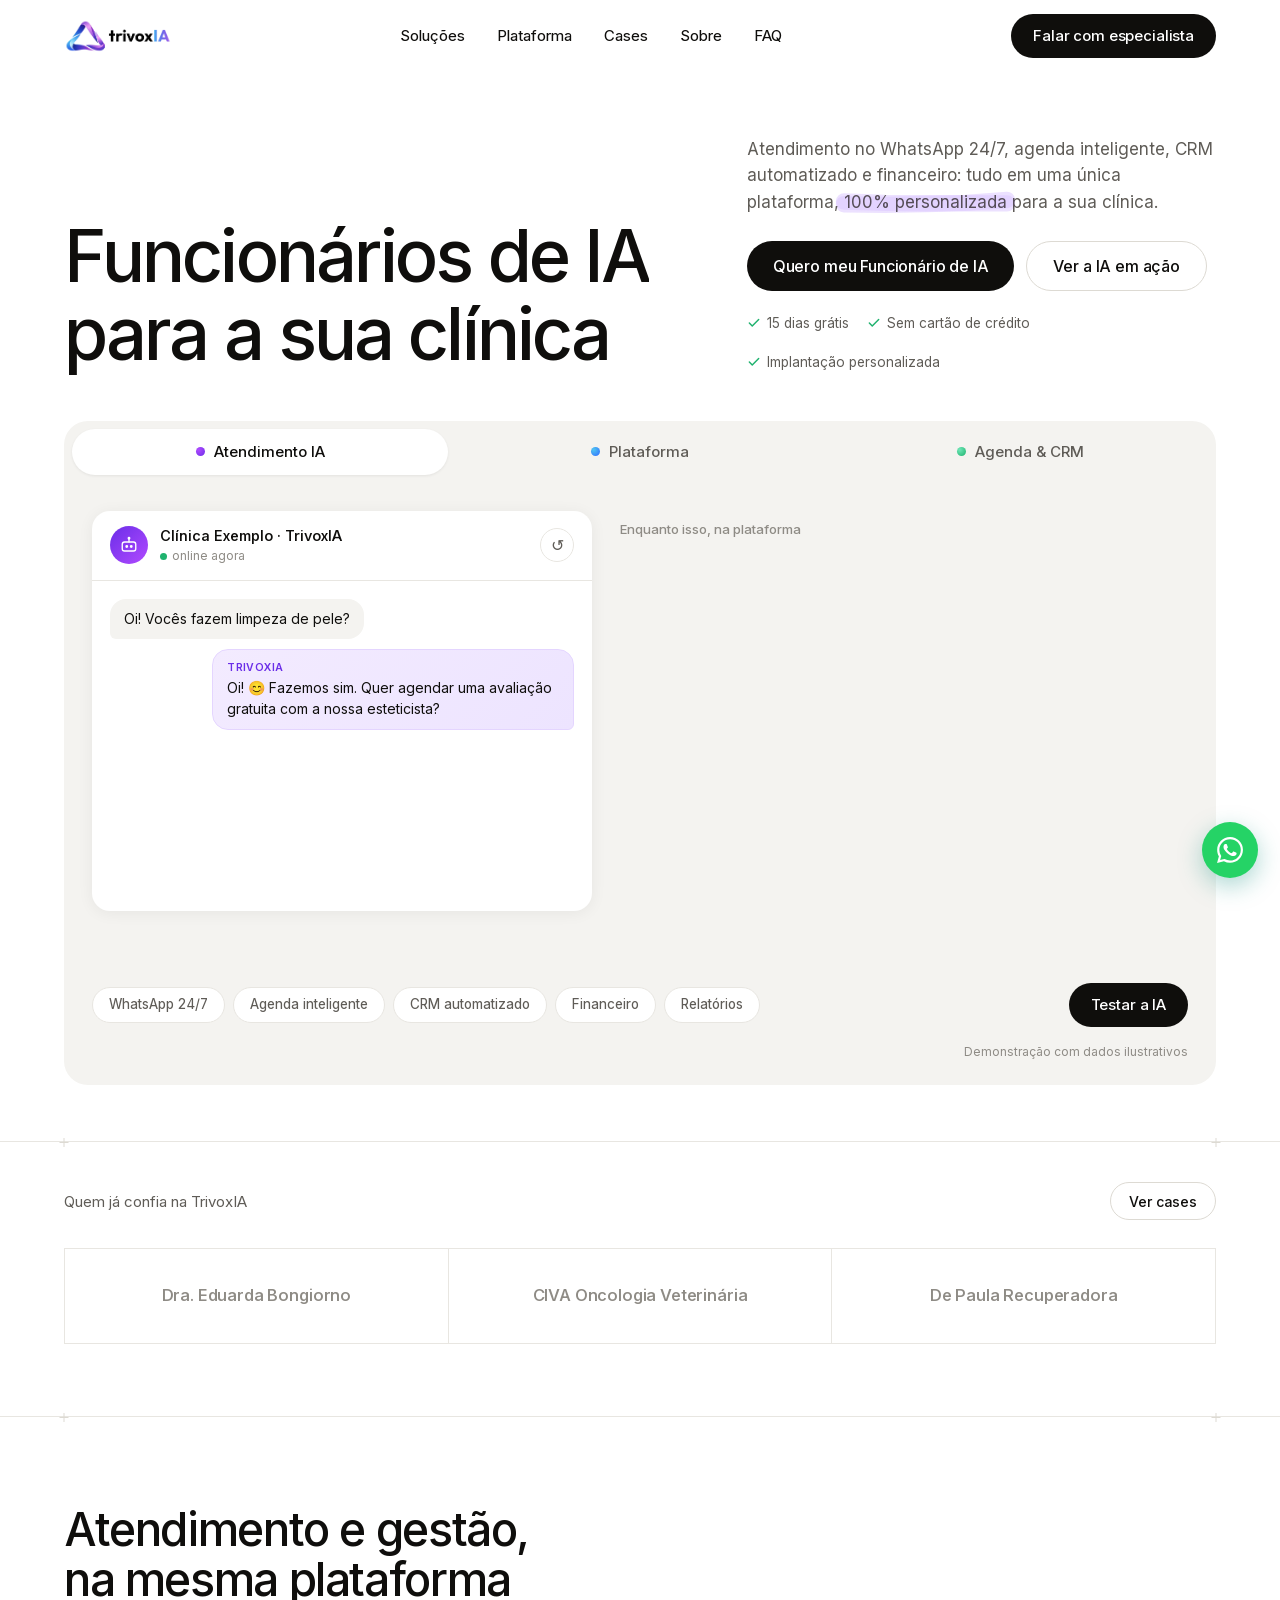
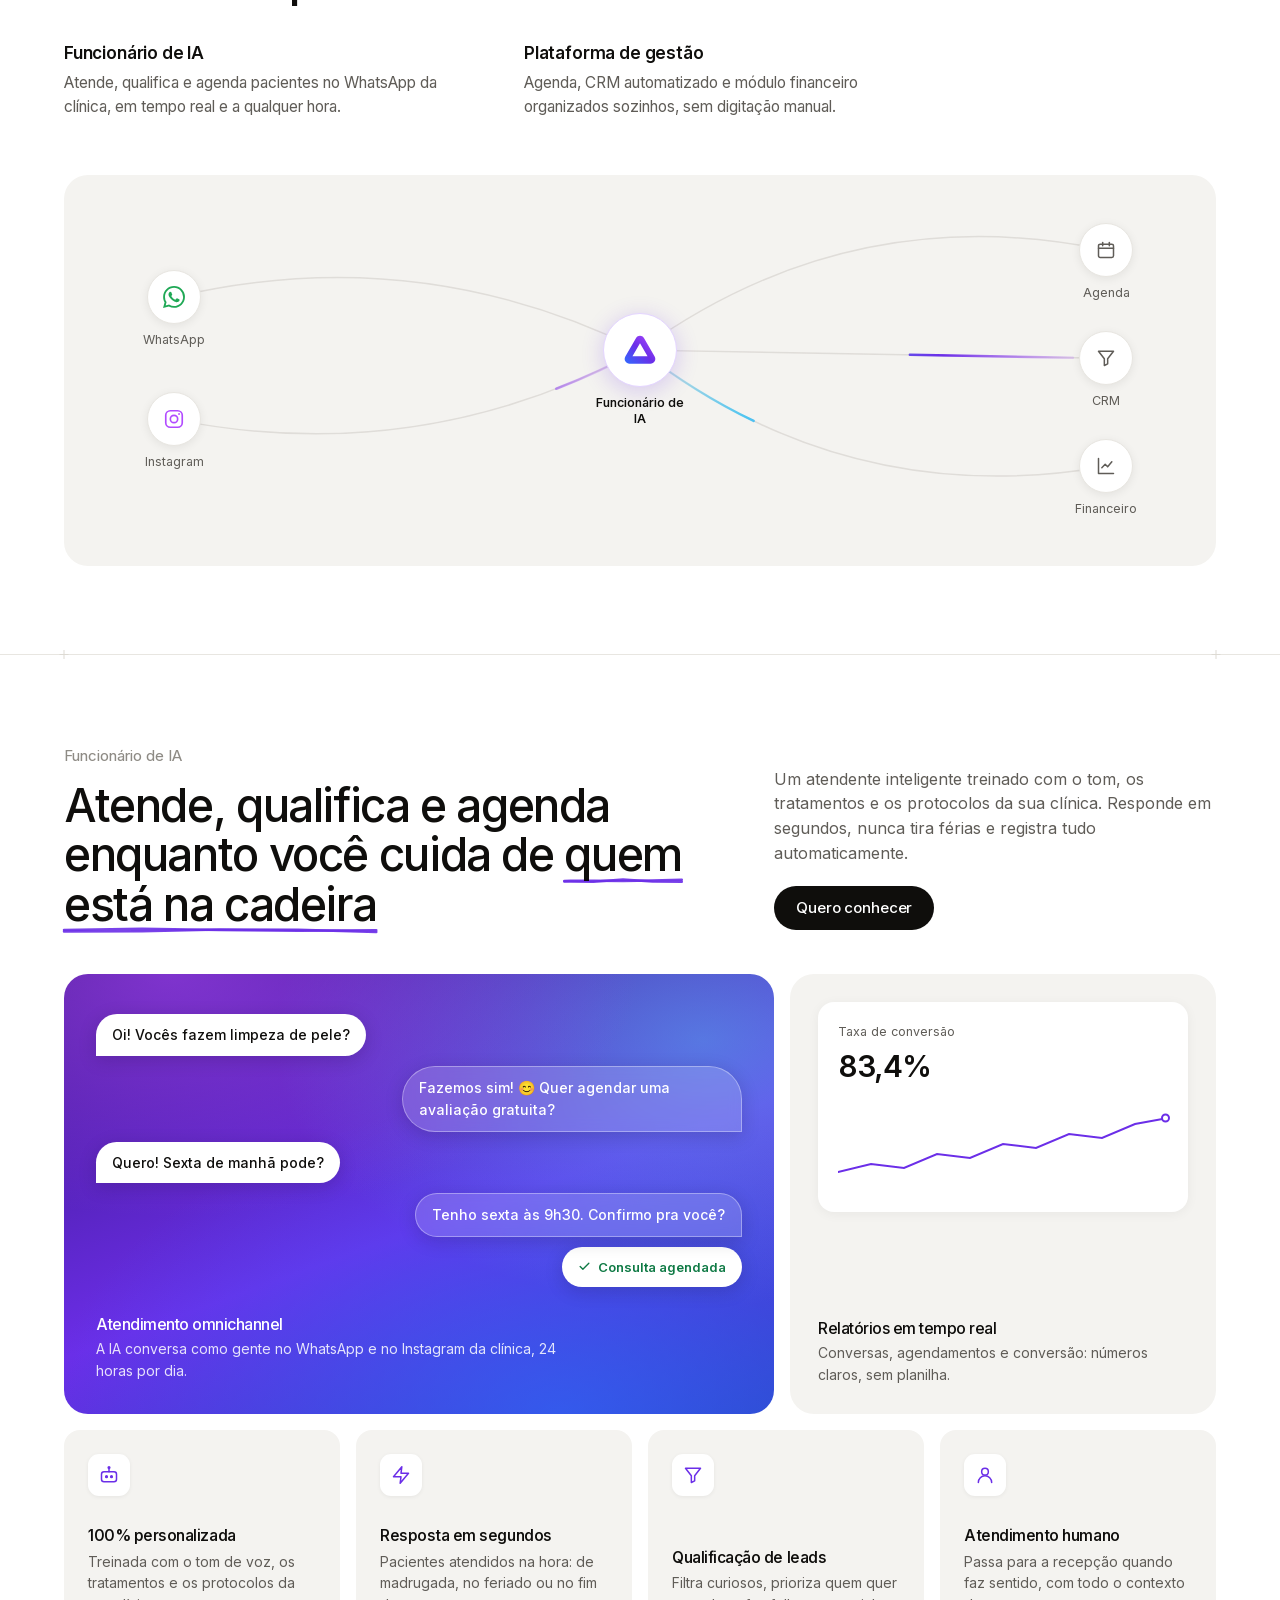
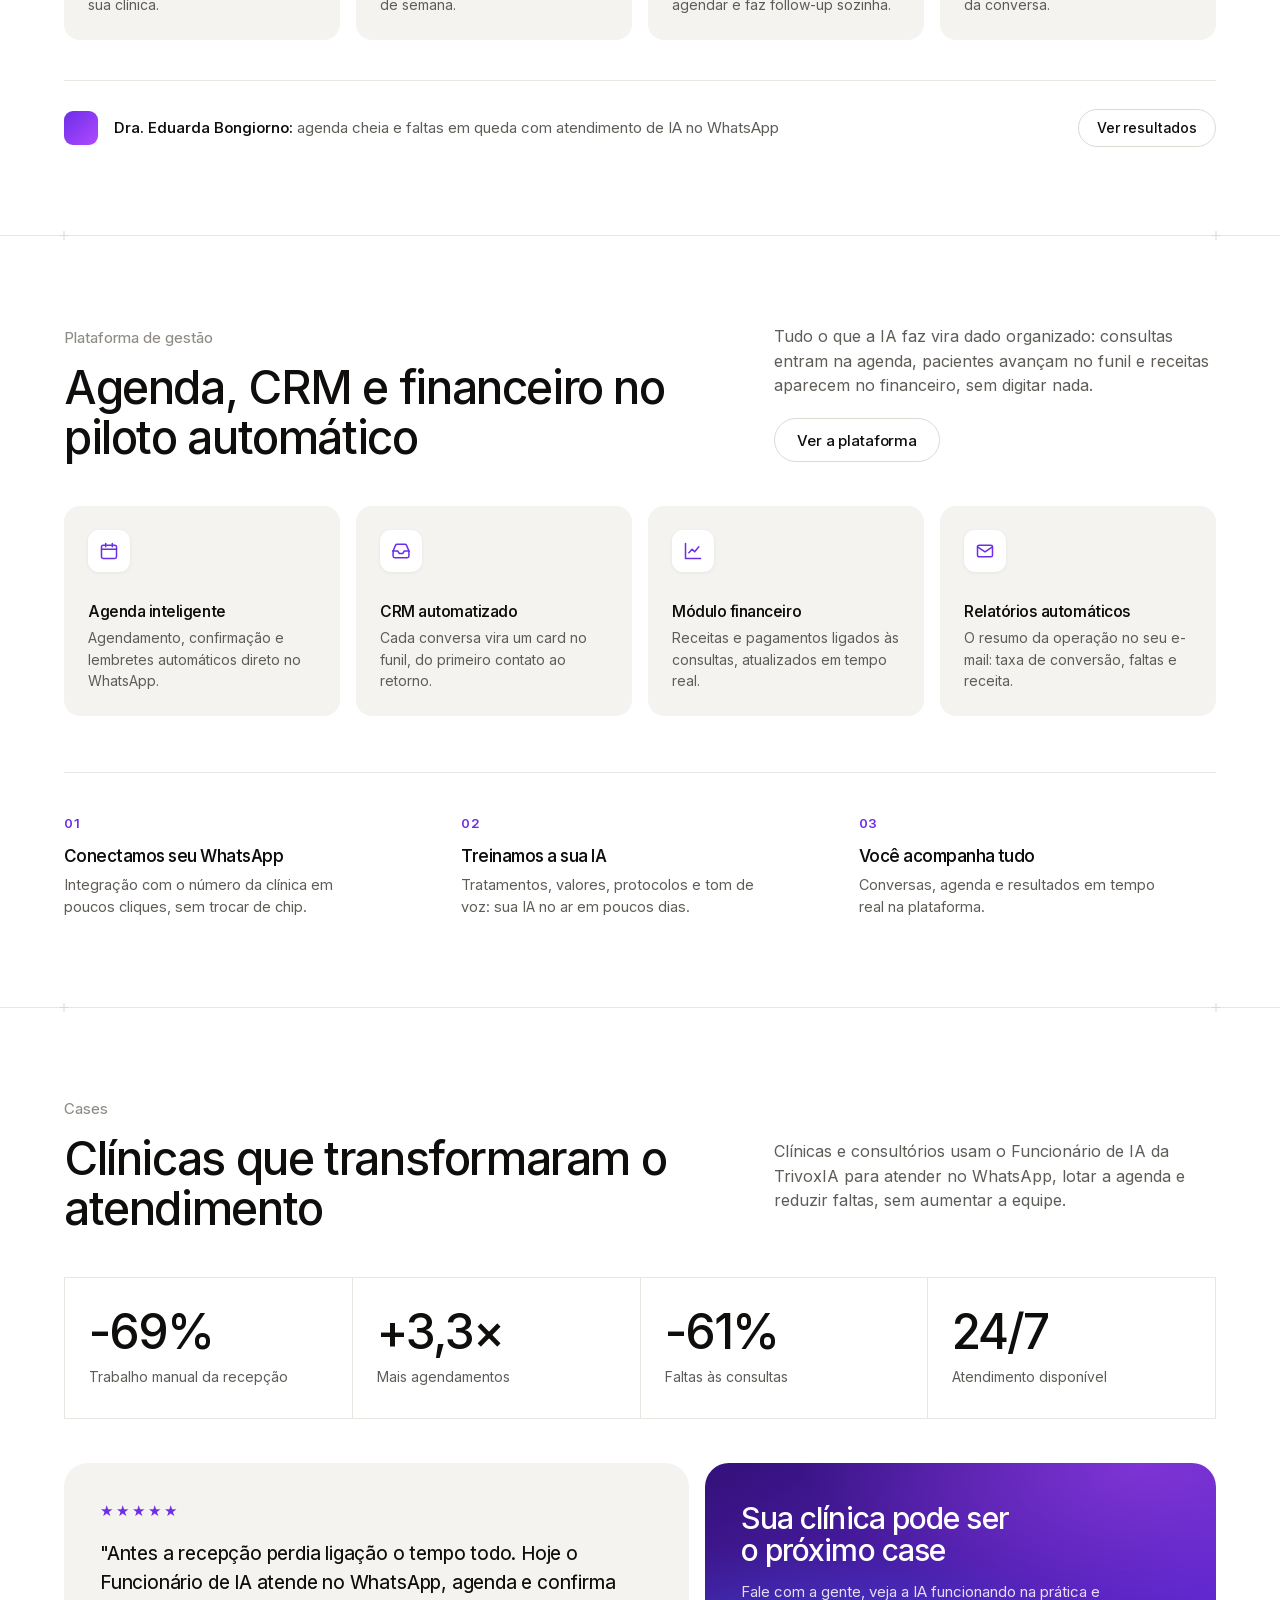
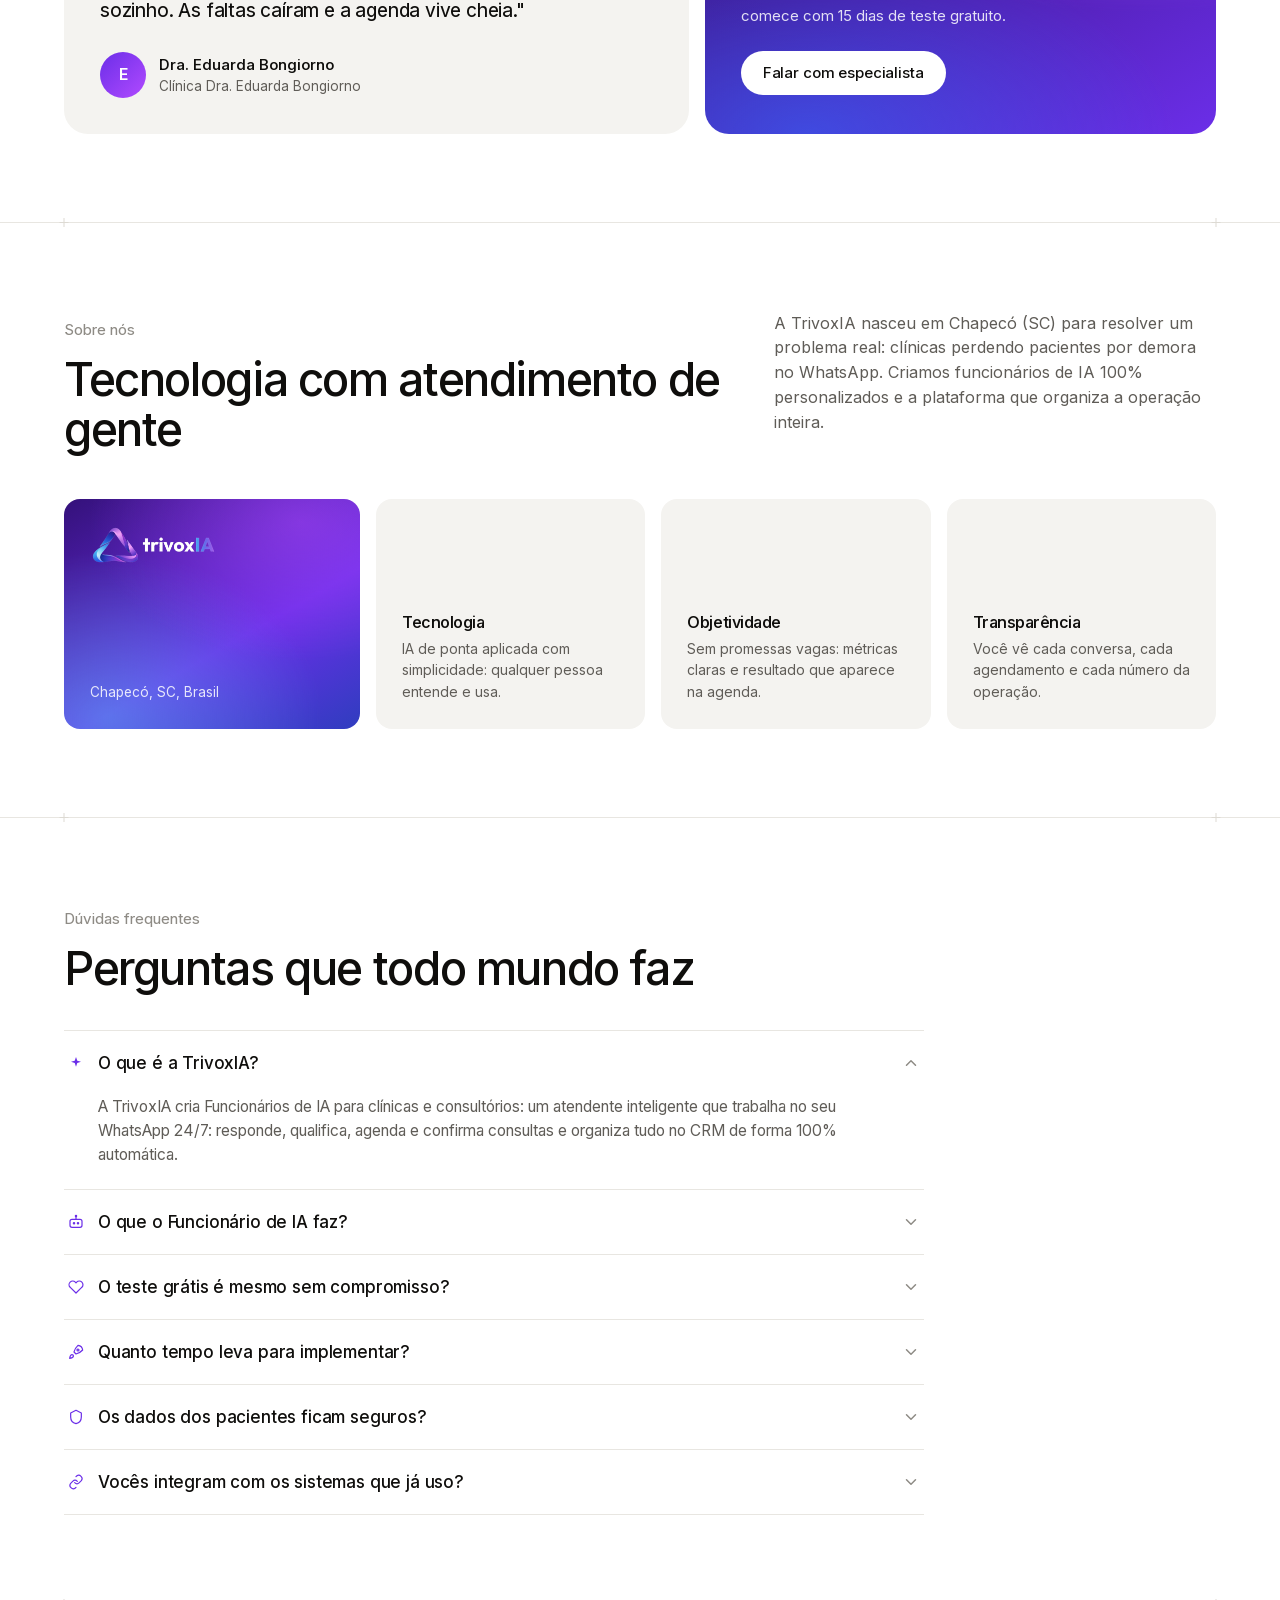
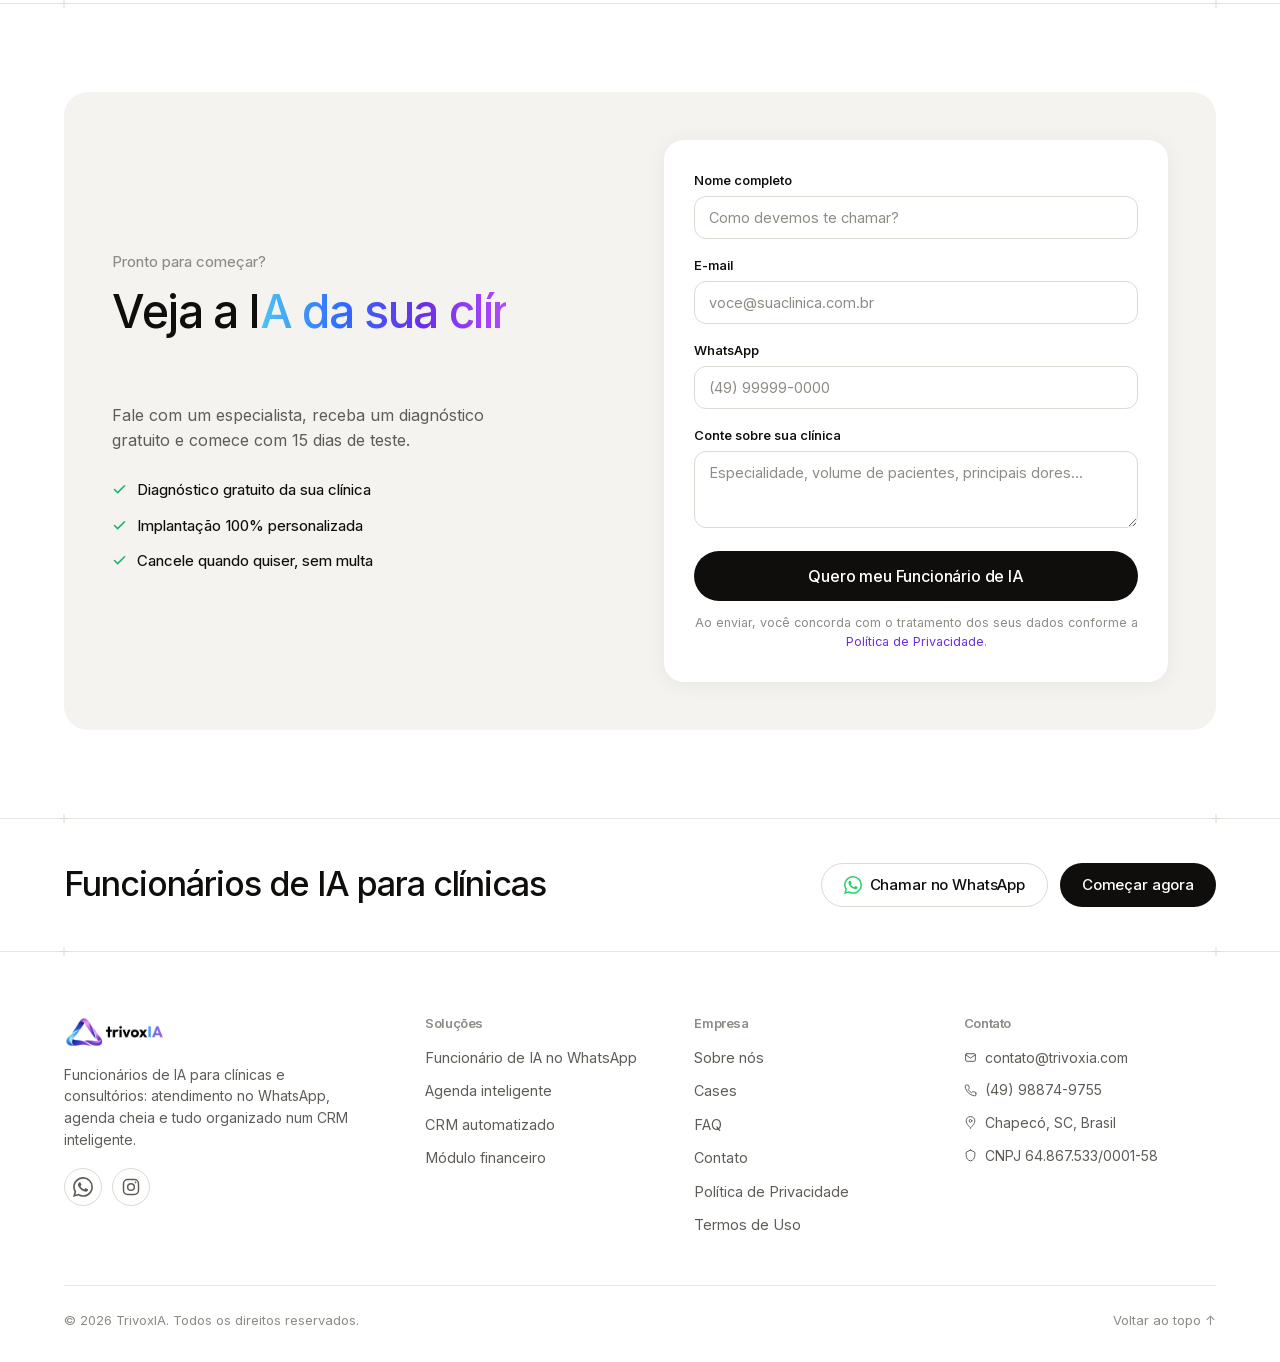
<file: index.html>
<!DOCTYPE html>
<html lang="pt-BR">
<head>
  <meta charset="UTF-8">
  <meta name="viewport" content="width=device-width, initial-scale=1.0">
  <title>TrivoxIA | Funcionário de IA para clínicas de estética</title>
  <meta name="description" content="Funcionários de IA 100% personalizados para clínicas de estética: atendimento no WhatsApp 24/7, agenda inteligente, CRM e financeiro em uma única plataforma.">
  <link rel="canonical" href="https://arven-company.github.io/trivoxia/">
  <link rel="icon" type="image/svg+xml" href="favicon.svg">
  <link rel="icon" type="image/x-icon" href="favicon.ico">
  <link rel="apple-touch-icon" sizes="180x180" href="apple-touch-icon.png">
  <link rel="manifest" href="site.webmanifest">
  <meta name="theme-color" content="#6B2EE8">
  <link rel="preload" href="assets/fonts/inter-latin.woff2" as="font" type="font/woff2" crossorigin>
  <link rel="stylesheet" href="css/style.css">
  <meta property="og:title" content="TrivoxIA | Funcionário de IA para clínicas de estética">
  <meta property="og:description" content="Atendimento no WhatsApp 24/7, agenda cheia e CRM organizado, sem aumentar a equipe.">
  <meta property="og:type" content="website">
  <meta property="og:url" content="https://arven-company.github.io/trivoxia/">
  <meta property="og:site_name" content="TrivoxIA">
  <meta property="og:locale" content="pt_BR">
  <meta property="og:image" content="https://arven-company.github.io/trivoxia/assets/og-image.png">
  <meta property="og:image:width" content="1200">
  <meta property="og:image:height" content="630">
  <meta property="og:image:alt" content="TrivoxIA, funcionários de IA para clínicas de estética">
  <meta name="twitter:card" content="summary_large_image">
  <meta name="twitter:title" content="TrivoxIA | Funcionário de IA para clínicas de estética">
  <meta name="twitter:description" content="Atendimento no WhatsApp 24/7, agenda cheia e CRM organizado, sem aumentar a equipe.">
  <meta name="twitter:image" content="https://arven-company.github.io/trivoxia/assets/og-image.png">
  <meta name="referrer" content="strict-origin-when-cross-origin">
  <script type="application/ld+json">
  {
    "@context": "https://schema.org",
    "@graph": [
      {
        "@type": "Organization",
        "@id": "https://arven-company.github.io/trivoxia/#organization",
        "name": "TrivoxIA",
        "taxID": "64.867.533/0001-58",
        "url": "https://arven-company.github.io/trivoxia/",
        "logo": {
          "@type": "ImageObject",
          "url": "https://arven-company.github.io/trivoxia/assets/logo-trivoxia.png"
        },
        "description": "A TrivoxIA cria funcionários de IA 100% personalizados para clínicas de estética: atendimento no WhatsApp 24/7, agenda inteligente, CRM automatizado e financeiro em uma única plataforma.",
        "email": "contato@trivoxia.com",
        "telephone": "+55-49-98874-9755",
        "address": {
          "@type": "PostalAddress",
          "addressLocality": "Chapecó",
          "addressRegion": "SC",
          "addressCountry": "BR"
        },
        "areaServed": "BR",
        "sameAs": [
          "https://www.instagram.com/trivox.ia/"
        ],
        "contactPoint": {
          "@type": "ContactPoint",
          "contactType": "sales",
          "telephone": "+55-49-98874-9755",
          "email": "contato@trivoxia.com",
          "url": "https://wa.me/5549988749755",
          "availableLanguage": "Portuguese",
          "areaServed": "BR"
        }
      },
      {
        "@type": "WebSite",
        "@id": "https://arven-company.github.io/trivoxia/#website",
        "url": "https://arven-company.github.io/trivoxia/",
        "name": "TrivoxIA",
        "inLanguage": "pt-BR",
        "publisher": { "@id": "https://arven-company.github.io/trivoxia/#organization" }
      },
      {
        "@type": "WebPage",
        "@id": "https://arven-company.github.io/trivoxia/#webpage",
        "url": "https://arven-company.github.io/trivoxia/",
        "name": "TrivoxIA | Funcionário de IA para clínicas de estética",
        "description": "Atendimento no WhatsApp 24/7, agenda cheia e CRM organizado, sem aumentar a equipe.",
        "inLanguage": "pt-BR",
        "isPartOf": { "@id": "https://arven-company.github.io/trivoxia/#website" },
        "about": { "@id": "https://arven-company.github.io/trivoxia/#organization" },
        "speakable": {
          "@type": "SpeakableSpecification",
          "cssSelector": [".hero-aside > p", "#sobre .section-aside p"]
        }
      },
      {
        "@type": "Service",
        "@id": "https://arven-company.github.io/trivoxia/#service",
        "name": "Funcionário de IA para clínicas de estética",
        "serviceType": "Atendimento automatizado por IA no WhatsApp e plataforma de gestão (agenda, CRM e financeiro)",
        "description": "Atendente de IA treinado com o tom, os tratamentos e os protocolos da clínica: responde, qualifica, agenda e confirma consultas no WhatsApp 24/7, com agenda inteligente, CRM automatizado e módulo financeiro em uma única plataforma.",
        "provider": { "@id": "https://arven-company.github.io/trivoxia/#organization" },
        "areaServed": { "@type": "Country", "name": "Brasil" },
        "audience": {
          "@type": "BusinessAudience",
          "name": "Clínicas de estética e consultórios"
        },
        "offers": {
          "@type": "Offer",
          "name": "Teste gratuito de 15 dias",
          "description": "15 dias grátis, sem cartão de crédito e sem compromisso, com implantação personalizada.",
          "price": "0",
          "priceCurrency": "BRL"
        }
      },
      {
        "@type": "FAQPage",
        "@id": "https://arven-company.github.io/trivoxia/#faqpage",
        "inLanguage": "pt-BR",
        "mainEntity": [
          {
            "@type": "Question",
            "name": "O que é a TrivoxIA?",
            "acceptedAnswer": {
              "@type": "Answer",
              "text": "A TrivoxIA cria Funcionários de IA para clínicas e consultórios: um atendente inteligente que trabalha no seu WhatsApp 24/7, responde, qualifica, agenda e confirma consultas e organiza tudo no CRM de forma 100% automática."
            }
          },
          {
            "@type": "Question",
            "name": "O que o Funcionário de IA faz?",
            "acceptedAnswer": {
              "@type": "Answer",
              "text": "Ele atende pacientes no WhatsApp, tira dúvidas, qualifica, agenda e confirma consultas, envia lembretes, faz follow-up de quem não agendou e registra tudo no CRM. Passa para a recepção só quando faz sentido."
            }
          },
          {
            "@type": "Question",
            "name": "O teste grátis é mesmo sem compromisso?",
            "acceptedAnswer": {
              "@type": "Answer",
              "text": "Sim. São 15 dias para testar o Funcionário de IA na sua clínica, sem cartão e sem amarras. Você só continua se fizer sentido."
            }
          },
          {
            "@type": "Question",
            "name": "Quanto tempo leva para implementar?",
            "acceptedAnswer": {
              "@type": "Answer",
              "text": "Normalmente colocamos seu Funcionário de IA no ar em poucos dias. Configuramos o atendimento, a agenda e o CRM junto com você, com o tom e a identidade da sua clínica."
            }
          },
          {
            "@type": "Question",
            "name": "Os dados dos pacientes ficam seguros?",
            "acceptedAnswer": {
              "@type": "Answer",
              "text": "Sim, levamos segurança a sério: os dados trafegam criptografados, ficam em servidores seguros e são tratados de acordo com a LGPD. Os detalhes estão na Política de Privacidade da TrivoxIA."
            }
          },
          {
            "@type": "Question",
            "name": "Vocês integram com os sistemas que já uso?",
            "acceptedAnswer": {
              "@type": "Answer",
              "text": "Sim. O Funcionário de IA integra com o WhatsApp, sua agenda e os sistemas que sua clínica já usa, centralizando tudo no CRM."
            }
          }
        ]
      }
    ]
  }
  </script>
</head>
<body>

<!-- ícones -->
<svg width="0" height="0" style="position:absolute" aria-hidden="true">
  <defs>
    <symbol id="i-check" viewBox="0 0 24 24"><polyline points="20 6 9 17 4 12" fill="none" stroke="currentColor" stroke-width="2.5" stroke-linecap="round" stroke-linejoin="round"/></symbol>
    <symbol id="i-arrow" viewBox="0 0 24 24"><g fill="none" stroke="currentColor" stroke-width="2" stroke-linecap="round" stroke-linejoin="round"><line x1="5" y1="12" x2="19" y2="12"/><polyline points="12 5 19 12 12 19"/></g></symbol>
    <symbol id="i-down" viewBox="0 0 24 24"><polyline points="6 9 12 15 18 9" fill="none" stroke="currentColor" stroke-width="2" stroke-linecap="round" stroke-linejoin="round"/></symbol>
    <symbol id="i-bot" viewBox="0 0 24 24"><g fill="none" stroke="currentColor" stroke-width="1.8" stroke-linecap="round" stroke-linejoin="round"><rect x="3" y="8" width="18" height="12" rx="3"/><circle cx="9" cy="14" r="1"/><circle cx="15" cy="14" r="1"/><path d="M12 8V4"/><circle cx="12" cy="3" r="1"/></g></symbol>
    <symbol id="i-zap" viewBox="0 0 24 24"><polygon points="13 2 3 14 12 14 11 22 21 10 12 10 13 2" fill="none" stroke="currentColor" stroke-width="1.8" stroke-linecap="round" stroke-linejoin="round"/></symbol>
    <symbol id="i-funnel" viewBox="0 0 24 24"><path d="M3 4h18l-7 9v6l-4 2v-8z" fill="none" stroke="currentColor" stroke-width="1.8" stroke-linecap="round" stroke-linejoin="round"/></symbol>
    <symbol id="i-user" viewBox="0 0 24 24"><g fill="none" stroke="currentColor" stroke-width="1.8" stroke-linecap="round" stroke-linejoin="round"><circle cx="12" cy="8" r="4"/><path d="M4 21a8 8 0 0 1 16 0"/></g></symbol>
    <symbol id="i-calendar" viewBox="0 0 24 24"><g fill="none" stroke="currentColor" stroke-width="1.8" stroke-linecap="round" stroke-linejoin="round"><rect x="3" y="5" width="18" height="16" rx="2"/><line x1="16" y1="3" x2="16" y2="7"/><line x1="8" y1="3" x2="8" y2="7"/><line x1="3" y1="10" x2="21" y2="10"/></g></symbol>
    <symbol id="i-inbox" viewBox="0 0 24 24"><g fill="none" stroke="currentColor" stroke-width="1.8" stroke-linecap="round" stroke-linejoin="round"><polyline points="22 12 16 12 14 15 10 15 8 12 2 12"/><path d="M5.5 5l-3 7v6a2 2 0 0 0 2 2h15a2 2 0 0 0 2-2v-6l-3-7a2 2 0 0 0-1.8-1h-9.4A2 2 0 0 0 5.5 5z"/></g></symbol>
    <symbol id="i-chart" viewBox="0 0 24 24"><g fill="none" stroke="currentColor" stroke-width="1.8" stroke-linecap="round" stroke-linejoin="round"><path d="M3 3v18h18"/><path d="M7 14l4-4 3 3 5-6"/></g></symbol>
    <symbol id="i-mail" viewBox="0 0 24 24"><g fill="none" stroke="currentColor" stroke-width="1.8" stroke-linecap="round" stroke-linejoin="round"><rect x="3" y="5" width="18" height="14" rx="2"/><polyline points="3 7 12 13 21 7"/></g></symbol>
    <symbol id="i-phone" viewBox="0 0 24 24"><path d="M22 16.9v3a2 2 0 0 1-2.2 2 19.8 19.8 0 0 1-8.6-3.1 19.5 19.5 0 0 1-6-6 19.8 19.8 0 0 1-3.1-8.7A2 2 0 0 1 4 2h3a2 2 0 0 1 2 1.7c.1 1 .3 1.9.6 2.8a2 2 0 0 1-.4 2.1L7.9 10a16 16 0 0 0 6 6l1.4-1.3a2 2 0 0 1 2.1-.4c.9.3 1.8.5 2.8.6a2 2 0 0 1 1.7 2z" fill="none" stroke="currentColor" stroke-width="1.8" stroke-linecap="round" stroke-linejoin="round"/></symbol>
    <symbol id="i-pin" viewBox="0 0 24 24"><g fill="none" stroke="currentColor" stroke-width="1.8" stroke-linecap="round" stroke-linejoin="round"><path d="M12 22s8-7 8-13a8 8 0 1 0-16 0c0 6 8 13 8 13z"/><circle cx="12" cy="9" r="2.5"/></g></symbol>
    <symbol id="i-shield" viewBox="0 0 24 24"><path d="M12 2l8 4v6c0 5-3.5 9-8 10-4.5-1-8-5-8-10V6l8-4z" fill="none" stroke="currentColor" stroke-width="1.8" stroke-linecap="round" stroke-linejoin="round"/></symbol>
    <symbol id="i-wa" viewBox="0 0 24 24"><path fill="currentColor" d="M17.472 14.382c-.297-.149-1.758-.867-2.03-.967-.273-.099-.471-.148-.67.15-.197.297-.767.966-.94 1.164-.173.199-.347.223-.644.075-.297-.15-1.255-.463-2.39-1.475-.883-.788-1.48-1.761-1.653-2.059-.173-.297-.018-.458.13-.606.134-.133.298-.347.446-.52.149-.174.198-.298.298-.497.099-.198.05-.371-.025-.52-.075-.149-.669-1.612-.916-2.207-.242-.579-.487-.5-.669-.51-.173-.008-.371-.01-.57-.01-.198 0-.52.074-.792.372-.272.297-1.04 1.016-1.04 2.479 0 1.462 1.065 2.875 1.213 3.074.149.198 2.096 3.2 5.077 4.487.709.306 1.262.489 1.694.625.712.227 1.36.195 1.871.118.571-.085 1.758-.719 2.006-1.413.248-.694.248-1.289.173-1.413-.074-.124-.272-.198-.57-.347m-5.421 7.403h-.004a9.87 9.87 0 0 1-5.031-1.378l-.361-.214-3.741.982.998-3.648-.235-.374a9.86 9.86 0 0 1-1.51-5.26c.001-5.45 4.436-9.884 9.888-9.884 2.64 0 5.122 1.03 6.988 2.898a9.825 9.825 0 0 1 2.893 6.994c-.003 5.45-4.437 9.884-9.885 9.884m8.413-18.297A11.815 11.815 0 0 0 12.05 0C5.495 0 .16 5.335.157 11.892c0 2.096.547 4.142 1.588 5.945L.057 24l6.305-1.654a11.882 11.882 0 0 0 5.683 1.448h.005c6.554 0 11.89-5.335 11.893-11.893a11.821 11.821 0 0 0-3.48-8.413Z"/></symbol>
    <symbol id="i-ig" viewBox="0 0 24 24"><g fill="none" stroke="currentColor" stroke-width="1.8"><rect x="3" y="3" width="18" height="18" rx="5"/><circle cx="12" cy="12" r="4"/><circle cx="17.5" cy="6.5" r="1" fill="currentColor" stroke="none"/></g></symbol>
    <symbol id="i-sparkle" viewBox="0 0 24 24"><path d="M12 3l1.9 5.6L19.5 10l-5.6 1.9L12 17.5l-1.9-5.6L4.5 10l5.6-1.4z" fill="currentColor"/></symbol>
    <symbol id="i-lock" viewBox="0 0 24 24"><g fill="none" stroke="currentColor" stroke-width="1.8" stroke-linecap="round"><rect x="3" y="11" width="18" height="11" rx="2"/><path d="M7 11V7a5 5 0 0 1 10 0v4"/></g></symbol>
    <symbol id="i-heart" viewBox="0 0 24 24"><path d="M20.8 4.6a5.5 5.5 0 0 0-7.8 0L12 5.7l-1-1.1a5.5 5.5 0 0 0-7.8 7.8l1 1L12 21l7.8-7.6 1-1a5.5 5.5 0 0 0 0-7.8z" fill="none" stroke="currentColor" stroke-width="1.8" stroke-linecap="round" stroke-linejoin="round"/></symbol>
    <symbol id="i-rocket" viewBox="0 0 24 24"><g fill="none" stroke="currentColor" stroke-width="1.8" stroke-linecap="round" stroke-linejoin="round"><path d="M4.5 16.5c-1.5 1.3-2 5-2 5s3.7-.5 5-2c.8-.8.8-2.2 0-3-.8-.8-2.2-.8-3 0z"/><path d="M12 15l-3-3a20 20 0 0 1 6-10 8 8 0 0 1 7 7 20 20 0 0 1-10 6z"/><circle cx="15" cy="9" r="1.5"/></g></symbol>
    <symbol id="i-link" viewBox="0 0 24 24"><g fill="none" stroke="currentColor" stroke-width="1.8" stroke-linecap="round" stroke-linejoin="round"><path d="M10 13a5 5 0 0 0 7 0l3-3a5 5 0 0 0-7-7l-1 1"/><path d="M14 11a5 5 0 0 0-7 0l-3 3a5 5 0 0 0 7 7l1-1"/></g></symbol>
  </defs>
</svg>

<header class="header" id="top">
  <div class="container header-inner">
    <a href="#top" class="logo" aria-label="TrivoxIA, voltar ao início">
      <img src="assets/logo-trivoxia-nav.png" alt="TrivoxIA" width="506" height="160">
    </a>
    <nav class="nav-links" id="nav-links">
      <a href="#solucoes">Soluções</a>
      <a href="#plataforma">Plataforma</a>
      <a href="#resultados">Cases</a>
      <a href="#sobre">Sobre</a>
      <a href="#faq">FAQ</a>
    </nav>
    <div class="nav-cta">
      <!-- botão "Entrar" oculto até a área de login existir (login.html) -->
      <a href="#contato" class="btn btn-primary">Falar com especialista</a>
    </div>
    <button class="nav-burger" id="nav-burger" aria-label="Abrir menu" aria-expanded="false">
      <span></span><span></span>
    </button>
  </div>
</header>

<main>

  <!-- ============ HERO ============ -->
  <section class="hero">
    <div class="container">
      <div class="hero-grid">
        <h1><span class="dia" data-dia data-dia-autoplay>Funcionários de IA<br>para a sua clínica</span></h1>
        <div class="hero-aside">
          <p>Atendimento no WhatsApp 24/7, agenda inteligente, CRM automatizado e financeiro: tudo em uma única plataforma, <span class="mk" data-marker="highlight">100% personalizada</span> para a sua clínica.</p>
          <div class="hero-actions">
            <a href="#contato" class="btn btn-primary btn-lg">Quero meu Funcionário de IA</a>
            <a href="#demo" class="btn btn-outline btn-lg">Ver a IA em ação</a>
          </div>
          <div class="hero-micro">
            <span><svg class="ic" width="14" height="14"><use href="#i-check"/></svg> 15 dias grátis</span>
            <span><svg class="ic" width="14" height="14"><use href="#i-check"/></svg> Sem cartão de crédito</span>
            <span><svg class="ic" width="14" height="14"><use href="#i-check"/></svg> Implantação personalizada</span>
          </div>
        </div>
      </div>

      <!-- painel de demonstração -->
      <div class="demo" id="demo">
        <div class="demo-tabs" role="tablist" aria-label="Demonstração da plataforma">
          <button class="demo-tab active" role="tab" aria-selected="true" data-view="chat"><span class="tab-dot td-1"></span>Atendimento IA</button>
          <button class="demo-tab" role="tab" aria-selected="false" data-view="platform"><span class="tab-dot td-2"></span>Plataforma</button>
          <button class="demo-tab" role="tab" aria-selected="false" data-view="crm"><span class="tab-dot td-3"></span>Agenda &amp; CRM</button>
        </div>

        <div class="demo-stage">
          <!-- vista 1: chat whatsapp -->
          <div class="demo-view active" data-view="chat">
            <div class="chat-wrap">
              <div class="chat-card">
                <div class="chat-head">
                  <div class="chat-avatar"><svg width="18" height="18"><use href="#i-bot"/></svg></div>
                  <div>
                    <div class="chat-name">Clínica Exemplo · TrivoxIA</div>
                    <div class="chat-status"><span class="dot-online"></span> online agora</div>
                  </div>
                  <button class="chat-replay" id="chat-replay" title="Repetir demonstração" aria-label="Repetir demonstração">↺</button>
                </div>
                <div class="chat-body" id="chat-body" aria-live="polite"></div>
                <div class="chat-quick" id="chat-quick"></div>
              </div>
              <div class="chat-side">
                <div class="chat-side-title">Enquanto isso, na plataforma</div>
                <div class="side-event" data-step="3"><span class="se-ico se-purple"><svg width="14" height="14"><use href="#i-funnel"/></svg></span> Lead qualificado no CRM</div>
                <div class="side-event" data-step="5"><span class="se-ico se-blue"><svg width="14" height="14"><use href="#i-calendar"/></svg></span> Horário reservado na agenda</div>
                <div class="side-event" data-step="6"><span class="se-ico se-green"><svg width="14" height="14"><use href="#i-check"/></svg></span> Consulta confirmada · lembrete programado</div>
              </div>
            </div>
          </div>

          <!-- vista 2: dashboard -->
          <div class="demo-view" data-view="platform">
            <div class="platform">
              <div class="platform-top">
                <div class="platform-dots"><span></span><span></span><span></span></div>
                <div class="platform-url"><svg width="11" height="11"><use href="#i-lock"/></svg> app.trivoxia.com</div>
              </div>
              <div class="platform-body">
                <aside class="platform-side">
                  <div class="side-section">Principal</div>
                  <a class="side-item active"><svg width="15" height="15"><use href="#i-chart"/></svg> Dashboard</a>
                  <a class="side-item"><svg width="15" height="15"><use href="#i-inbox"/></svg> Conversas <span class="side-badge">12</span></a>
                  <a class="side-item"><svg width="15" height="15"><use href="#i-bot"/></svg> Agentes IA</a>
                  <a class="side-item"><svg width="15" height="15"><use href="#i-funnel"/></svg> CRM</a>
                  <div class="side-section">Canais</div>
                  <a class="side-item"><svg width="15" height="15"><use href="#i-wa"/></svg> WhatsApp</a>
                  <a class="side-item"><svg width="15" height="15"><use href="#i-ig"/></svg> Instagram</a>
                </aside>
                <div class="platform-main">
                  <div class="pm-head">
                    <div class="pm-h">Visão geral</div>
                    <div class="pm-actions"><span class="pm-tag live">IA ativa</span><span class="pm-tag">Últimos 30 dias</span></div>
                  </div>
                  <div class="pm-kpis">
                    <div class="pm-kpi"><div class="pm-kpi-label">Conversas</div><div class="pm-kpi-val">234</div><div class="pm-kpi-trend">↑ 34%</div></div>
                    <div class="pm-kpi"><div class="pm-kpi-label">Resolvidas pela IA</div><div class="pm-kpi-val">90%</div><div class="pm-kpi-trend">↑ 12%</div></div>
                    <div class="pm-kpi"><div class="pm-kpi-label">Leads</div><div class="pm-kpi-val">200</div><div class="pm-kpi-trend">↑ 48%</div></div>
                    <div class="pm-kpi"><div class="pm-kpi-label">CSAT</div><div class="pm-kpi-val">4.9</div><div class="pm-kpi-trend">↑ 0.3</div></div>
                  </div>
                  <div class="pm-row">
                    <div class="pm-card">
                      <div class="pm-card-h">Conversas por dia</div>
                      <svg viewBox="0 0 320 130" width="100%" height="130" preserveAspectRatio="none" aria-label="Gráfico de conversas por dia, em crescimento">
                        <defs>
                          <linearGradient id="ga" x1="0" x2="0" y1="0" y2="1">
                            <stop offset="0" stop-color="#6B2EE8" stop-opacity="0.22"/>
                            <stop offset="1" stop-color="#6B2EE8" stop-opacity="0"/>
                          </linearGradient>
                        </defs>
                        <path d="M0,105 L30,88 L60,96 L90,68 L120,78 L150,50 L180,58 L210,40 L240,52 L270,30 L300,22 L320,16 L320,130 L0,130 Z" fill="url(#ga)"/>
                        <path d="M0,105 L30,88 L60,96 L90,68 L120,78 L150,50 L180,58 L210,40 L240,52 L270,30 L300,22 L320,16" fill="none" stroke="#6B2EE8" stroke-width="2" stroke-linecap="round" vector-effect="non-scaling-stroke"/>
                      </svg>
                    </div>
                    <div class="pm-card">
                      <div class="pm-card-h">Conversas ativas</div>
                      <div class="pm-convos">
                        <div class="pm-convo"><div class="pm-convo-av av-1">M</div><div class="pm-convo-body"><div class="pm-convo-name">Maria Silva <span>agora</span></div><div class="pm-convo-msg">Quero agendar para sexta-feira</div></div><div class="pm-convo-badge">2</div></div>
                        <div class="pm-convo"><div class="pm-convo-av av-2">J</div><div class="pm-convo-body"><div class="pm-convo-name">João P. <span>2min</span></div><div class="pm-convo-msg">Qual o valor da avaliação?</div></div></div>
                        <div class="pm-convo"><div class="pm-convo-av av-3">A</div><div class="pm-convo-body"><div class="pm-convo-name">Ana Costa <span>5min</span></div><div class="pm-convo-msg">Obrigada pelo atendimento!</div></div></div>
                        <div class="pm-convo"><div class="pm-convo-av av-1">C</div><div class="pm-convo-body"><div class="pm-convo-name">Carla M. <span>8min</span></div><div class="pm-convo-msg">Vocês atendem aos sábados?</div></div><div class="pm-convo-badge">1</div></div>
                      </div>
                    </div>
                  </div>
                </div>
              </div>
            </div>
          </div>

          <!-- vista 3: agenda + crm + financeiro -->
          <div class="demo-view" data-view="crm">
            <div class="crm-grid">
              <div class="crm-card">
                <div class="crm-card-head"><svg width="15" height="15"><use href="#i-calendar"/></svg> Agenda · sexta-feira</div>
                <div class="agenda-list">
                  <div class="agenda-item"><span class="ag-time">09:00</span><div class="ag-body"><div class="ag-name">Maria Silva</div><div class="ag-proc">Limpeza de pele</div></div><span class="ag-badge ok">Confirmada</span></div>
                  <div class="agenda-item"><span class="ag-time">10:30</span><div class="ag-body"><div class="ag-name">João Pereira</div><div class="ag-proc">Avaliação inicial</div></div><span class="ag-badge ok">Confirmada</span></div>
                  <div class="agenda-item"><span class="ag-time">14:00</span><div class="ag-body"><div class="ag-name">Ana Costa</div><div class="ag-proc">Preenchimento labial</div></div><span class="ag-badge wait">Lembrete enviado</span></div>
                  <div class="agenda-item"><span class="ag-time">16:00</span><div class="ag-body"><div class="ag-name">Carla Mendes</div><div class="ag-proc">Botox · retorno</div></div><span class="ag-badge ia">Agendada pela IA</span></div>
                </div>
              </div>
              <div class="crm-card">
                <div class="crm-card-head"><svg width="15" height="15"><use href="#i-funnel"/></svg> Funil de pacientes</div>
                <div class="pipe-cols">
                  <div class="pipe-col"><div class="pipe-h">Novos</div><div class="pipe-lead">Fernanda R.<span>Limpeza de pele</span></div><div class="pipe-lead">Paulo S.<span>Avaliação</span></div></div>
                  <div class="pipe-col"><div class="pipe-h">Em conversa</div><div class="pipe-lead hl">Juliana M.<span>Preenchimento</span></div></div>
                  <div class="pipe-col"><div class="pipe-h">Agendados</div><div class="pipe-lead">Maria S.<span>sex · 09:00</span></div><div class="pipe-lead">Carla M.<span>sex · 16:00</span></div></div>
                </div>
                <div class="fin-strip">
                  <div class="fin-item"><div class="fin-label">Receita do mês</div><div class="fin-val">R$ 42.300</div><div class="fin-trend">↑ 18%</div></div>
                  <div class="fin-item"><div class="fin-label">A receber</div><div class="fin-val">R$ 7.850</div></div>
                  <div class="fin-item"><div class="fin-label">Ticket médio</div><div class="fin-val">R$ 480</div></div>
                </div>
              </div>
            </div>
          </div>
        </div>

        <div class="demo-footer">
          <div class="demo-chips">
            <span class="chip">WhatsApp 24/7</span>
            <span class="chip">Agenda inteligente</span>
            <span class="chip">CRM automatizado</span>
            <span class="chip">Financeiro</span>
            <span class="chip">Relatórios</span>
          </div>
          <a href="#contato" class="btn btn-primary">Testar a IA</a>
          <span class="demo-note">Demonstração com dados ilustrativos</span>
        </div>
      </div>
    </div>
  </section>

  <!-- ============ CLIENTES ============ -->
  <section class="clients rule">
    <div class="container">
      <div class="clients-head">
        <p>Quem já confia na TrivoxIA</p>
        <a href="#resultados" class="btn btn-outline btn-sm">Ver cases</a>
      </div>
      <div class="clients-grid">
        <div class="client-cell">Dra. Eduarda Bongiorno</div>
        <div class="client-cell">CIVA Oncologia Veterinária</div>
        <div class="client-cell">De Paula Recuperadora</div>
      </div>
    </div>
  </section>

  <!-- ============ INTRO SOLUÇÕES ============ -->
  <section class="intro rule" id="solucoes">
    <div class="container">
      <h2 class="intro-title reveal">Atendimento e gestão,<br>na mesma plataforma</h2>
      <div class="intro-cols reveal">
        <div>
          <h3>Funcionário de IA</h3>
          <p>Atende, qualifica e agenda pacientes no WhatsApp da clínica, em tempo real e a qualquer hora.</p>
        </div>
        <div>
          <h3>Plataforma de gestão</h3>
          <p>Agenda, CRM automatizado e módulo financeiro organizados sozinhos, sem digitação manual.</p>
        </div>
      </div>

      <!-- diagrama de integração (animated beams) -->
      <div class="integ reveal" id="integ" aria-label="Diagrama: WhatsApp e Instagram conectados ao Funcionário de IA, que alimenta agenda, CRM e financeiro">
        <svg class="integ-svg" aria-hidden="true"></svg>
        <div class="integ-col integ-in">
          <div class="integ-node"><span class="integ-dot dot-wa"><svg width="22" height="22"><use href="#i-wa"/></svg></span><span class="integ-label">WhatsApp</span></div>
          <div class="integ-node"><span class="integ-dot dot-ig"><svg width="22" height="22"><use href="#i-ig"/></svg></span><span class="integ-label">Instagram</span></div>
        </div>
        <div class="integ-col integ-mid">
          <div class="integ-node"><span class="integ-dot dot-core"><img src="favicon.svg" alt="" width="34" height="34"></span><span class="integ-label"><strong>Funcionário de IA</strong></span></div>
        </div>
        <div class="integ-col integ-out">
          <div class="integ-node"><span class="integ-dot"><svg width="20" height="20"><use href="#i-calendar"/></svg></span><span class="integ-label">Agenda</span></div>
          <div class="integ-node"><span class="integ-dot"><svg width="20" height="20"><use href="#i-funnel"/></svg></span><span class="integ-label">CRM</span></div>
          <div class="integ-node"><span class="integ-dot"><svg width="20" height="20"><use href="#i-chart"/></svg></span><span class="integ-label">Financeiro</span></div>
        </div>
      </div>
    </div>
  </section>

  <!-- ============ BLOCO A: FUNCIONÁRIO DE IA ============ -->
  <section class="product rule">
    <div class="container">
      <div class="section-head reveal">
        <div>
          <span class="eyebrow">Funcionário de IA</span>
          <h2>Atende, qualifica e agenda enquanto você cuida de <span class="mk" data-marker="underline">quem está na cadeira</span></h2>
        </div>
        <div class="section-aside">
          <p>Um atendente inteligente treinado com o tom, os tratamentos e os protocolos da sua clínica. Responde em segundos, nunca tira férias e registra tudo automaticamente.</p>
          <a href="#contato" class="btn btn-primary">Quero conhecer</a>
        </div>
      </div>

      <div class="bento reveal">
        <div class="bento-big">
          <div class="fbubbles">
            <div class="fb fb-in">Oi! Vocês fazem limpeza de pele?</div>
            <div class="fb fb-out">Fazemos sim! 😊 Quer agendar uma avaliação gratuita?</div>
            <div class="fb fb-in">Quero! Sexta de manhã pode?</div>
            <div class="fb fb-out">Tenho sexta às 9h30. Confirmo pra você?</div>
            <div class="fb fb-tag"><svg width="13" height="13"><use href="#i-check"/></svg> Consulta agendada</div>
          </div>
          <div class="bento-caption">
            <h3>Atendimento omnichannel</h3>
            <p>A IA conversa como gente no WhatsApp e no Instagram da clínica, 24 horas por dia.</p>
          </div>
        </div>
        <div class="bento-side">
          <div class="mini-chart-card">
            <div class="mcc-label">Taxa de conversão</div>
            <div class="mcc-val">83,4%</div>
            <div class="mcc-chart">
              <svg viewBox="0 0 280 90" width="100%" height="90" preserveAspectRatio="none" aria-label="Gráfico da taxa de conversão em crescimento">
                <path d="M0,70 L28,62 L56,66 L84,52 L112,56 L140,42 L168,46 L196,32 L224,36 L252,22 L280,16" fill="none" stroke="#6B2EE8" stroke-width="2" stroke-linecap="round" vector-effect="non-scaling-stroke"/>
              </svg>
              <span class="mcc-dot"></span>
            </div>
          </div>
          <div class="bento-caption">
            <h3>Relatórios em tempo real</h3>
            <p>Conversas, agendamentos e conversão: números claros, sem planilha.</p>
          </div>
        </div>
      </div>

      <div class="cards-4 reveal">
        <div class="mini-card"><div class="mc-ico"><svg width="20" height="20"><use href="#i-bot"/></svg></div><h3>100% personalizada</h3><p>Treinada com o tom de voz, os tratamentos e os protocolos da sua clínica.</p></div>
        <div class="mini-card"><div class="mc-ico"><svg width="20" height="20"><use href="#i-zap"/></svg></div><h3>Resposta em segundos</h3><p>Pacientes atendidos na hora: de madrugada, no feriado ou no fim de semana.</p></div>
        <div class="mini-card"><div class="mc-ico"><svg width="20" height="20"><use href="#i-funnel"/></svg></div><h3>Qualificação de leads</h3><p>Filtra curiosos, prioriza quem quer agendar e faz follow-up sozinha.</p></div>
        <div class="mini-card"><div class="mc-ico"><svg width="20" height="20"><use href="#i-user"/></svg></div><h3>Atendimento humano</h3><p>Passa para a recepção quando faz sentido, com todo o contexto da conversa.</p></div>
      </div>

      <div class="story-strip reveal">
        <div class="story-sq sq-purple"></div>
        <p><strong>Dra. Eduarda Bongiorno:</strong> agenda cheia e faltas em queda com atendimento de IA no WhatsApp</p>
        <a href="#resultados" class="btn btn-outline btn-sm">Ver resultados</a>
      </div>
    </div>
  </section>

  <!-- ============ BLOCO B: PLATAFORMA ============ -->
  <section class="product rule" id="plataforma">
    <div class="container">
      <div class="section-head reveal">
        <div>
          <span class="eyebrow">Plataforma de gestão</span>
          <h2>Agenda, CRM e financeiro no piloto automático</h2>
        </div>
        <div class="section-aside">
          <p>Tudo o que a IA faz vira dado organizado: consultas entram na agenda, pacientes avançam no funil e receitas aparecem no financeiro, sem digitar nada.</p>
          <a href="#demo" class="btn btn-outline">Ver a plataforma</a>
        </div>
      </div>

      <div class="cards-4 reveal">
        <div class="mini-card"><div class="mc-ico"><svg width="20" height="20"><use href="#i-calendar"/></svg></div><h3>Agenda inteligente</h3><p>Agendamento, confirmação e lembretes automáticos direto no WhatsApp.</p></div>
        <div class="mini-card"><div class="mc-ico"><svg width="20" height="20"><use href="#i-inbox"/></svg></div><h3>CRM automatizado</h3><p>Cada conversa vira um card no funil, do primeiro contato ao retorno.</p></div>
        <div class="mini-card"><div class="mc-ico"><svg width="20" height="20"><use href="#i-chart"/></svg></div><h3>Módulo financeiro</h3><p>Receitas e pagamentos ligados às consultas, atualizados em tempo real.</p></div>
        <div class="mini-card"><div class="mc-ico"><svg width="20" height="20"><use href="#i-mail"/></svg></div><h3>Relatórios automáticos</h3><p>O resumo da operação no seu e-mail: taxa de conversão, faltas e receita.</p></div>
      </div>

      <div class="process reveal">
        <div class="proc-step"><div class="proc-num">01</div><h3>Conectamos seu WhatsApp</h3><p>Integração com o número da clínica em poucos cliques, sem trocar de chip.</p></div>
        <div class="proc-step"><div class="proc-num">02</div><h3>Treinamos a sua IA</h3><p>Tratamentos, valores, protocolos e tom de voz: sua IA no ar em poucos dias.</p></div>
        <div class="proc-step"><div class="proc-num">03</div><h3>Você acompanha tudo</h3><p>Conversas, agenda e resultados em tempo real na plataforma.</p></div>
      </div>
    </div>
  </section>

  <!-- ============ RESULTADOS / CASES ============ -->
  <section class="results rule" id="resultados">
    <div class="container">
      <div class="section-head reveal">
        <div>
          <span class="eyebrow">Cases</span>
          <h2>Clínicas que transformaram o atendimento</h2>
        </div>
        <div class="section-aside">
          <p>Clínicas e consultórios usam o Funcionário de IA da TrivoxIA para atender no WhatsApp, lotar a agenda e reduzir faltas, sem aumentar a equipe.</p>
        </div>
      </div>

      <div class="stats-row reveal">
        <div class="stat"><div class="stat-val" data-count="-70" data-suffix="%">-70%</div><div class="stat-label">Trabalho manual da recepção</div></div>
        <div class="stat"><div class="stat-val" data-count="3.4" data-prefix="+" data-suffix="×" data-decimal="1">+3,4×</div><div class="stat-label">Mais agendamentos</div></div>
        <div class="stat"><div class="stat-val" data-count="-62" data-suffix="%">-62%</div><div class="stat-label">Faltas às consultas</div></div>
        <div class="stat"><div class="stat-val">24/7</div><div class="stat-label">Atendimento disponível</div></div>
      </div>

      <div class="testi-grid reveal">
        <div class="testi-card">
          <div class="testi-stars" aria-label="5 estrelas">★★★★★</div>
          <p class="testi-body">"Antes a recepção perdia ligação o tempo todo. Hoje o Funcionário de IA atende no WhatsApp, agenda e confirma sozinho. As faltas caíram e a agenda vive cheia."</p>
          <div class="testi-cite">
            <div class="testi-av">E</div>
            <div>
              <div class="testi-name">Dra. Eduarda Bongiorno</div>
              <div class="testi-role">Clínica Dra. Eduarda Bongiorno</div>
            </div>
          </div>
        </div>
        <div class="testi-card testi-cta">
          <h3>Sua clínica pode ser<br>o próximo case</h3>
          <p>Fale com a gente, veja a IA funcionando na prática e comece com 15 dias de teste gratuito.</p>
          <a href="#contato" class="btn btn-primary">Falar com especialista</a>
        </div>
      </div>
    </div>
  </section>

  <!-- ============ SOBRE ============ -->
  <section class="about rule" id="sobre">
    <div class="container">
      <div class="section-head reveal">
        <div>
          <span class="eyebrow">Sobre nós</span>
          <h2>Tecnologia com atendimento de gente</h2>
        </div>
        <div class="section-aside">
          <p>A TrivoxIA nasceu em Chapecó (SC) para resolver um problema real: clínicas perdendo pacientes por demora no WhatsApp. Criamos funcionários de IA 100% personalizados e a plataforma que organiza a operação inteira.</p>
        </div>
      </div>
      <div class="about-grid reveal">
        <div class="about-card about-brand">
          <img src="assets/logo-trivoxia-branca-web.png" alt="TrivoxIA" width="506" height="160">
          <p>Chapecó, SC, Brasil</p>
        </div>
        <div class="about-card"><h3>Tecnologia</h3><p>IA de ponta aplicada com simplicidade: qualquer pessoa entende e usa.</p></div>
        <div class="about-card"><h3>Objetividade</h3><p>Sem promessas vagas: métricas claras e resultado que aparece na agenda.</p></div>
        <div class="about-card"><h3>Transparência</h3><p>Você vê cada conversa, cada agendamento e cada número da operação.</p></div>
      </div>
    </div>
  </section>

  <!-- ============ FAQ ============ -->
  <section class="faq rule" id="faq">
    <div class="container">
      <div class="section-head reveal">
        <div>
          <span class="eyebrow">Dúvidas frequentes</span>
          <h2>Perguntas que todo mundo faz</h2>
        </div>
      </div>
      <div class="faq-wrap reveal">
        <div class="faq-item open">
          <button class="faq-q" aria-expanded="true"><svg class="faq-ic" width="16" height="16"><use href="#i-sparkle"/></svg><span>O que é a TrivoxIA?</span><svg class="faq-chev" width="18" height="18"><use href="#i-down"/></svg></button>
          <div class="faq-a"><div class="faq-a-inner">A TrivoxIA cria Funcionários de IA para clínicas e consultórios: um atendente inteligente que trabalha no seu WhatsApp 24/7: responde, qualifica, agenda e confirma consultas e organiza tudo no CRM de forma 100% automática.</div></div>
        </div>
        <div class="faq-item">
          <button class="faq-q" aria-expanded="false"><svg class="faq-ic" width="16" height="16"><use href="#i-bot"/></svg><span>O que o Funcionário de IA faz?</span><svg class="faq-chev" width="18" height="18"><use href="#i-down"/></svg></button>
          <div class="faq-a"><div class="faq-a-inner">Ele atende pacientes no WhatsApp, tira dúvidas, qualifica, agenda e confirma consultas, envia lembretes, faz follow-up de quem não agendou e registra tudo no CRM. Passa para a recepção só quando faz sentido.</div></div>
        </div>
        <div class="faq-item">
          <button class="faq-q" aria-expanded="false"><svg class="faq-ic" width="16" height="16"><use href="#i-heart"/></svg><span>O teste grátis é mesmo sem compromisso?</span><svg class="faq-chev" width="18" height="18"><use href="#i-down"/></svg></button>
          <div class="faq-a"><div class="faq-a-inner">Sim. São 15 dias para testar o Funcionário de IA na sua clínica, sem cartão e sem amarras. Você só continua se fizer sentido.</div></div>
        </div>
        <div class="faq-item">
          <button class="faq-q" aria-expanded="false"><svg class="faq-ic" width="16" height="16"><use href="#i-rocket"/></svg><span>Quanto tempo leva para implementar?</span><svg class="faq-chev" width="18" height="18"><use href="#i-down"/></svg></button>
          <div class="faq-a"><div class="faq-a-inner">Normalmente colocamos seu Funcionário de IA no ar em poucos dias. Configuramos o atendimento, a agenda e o CRM junto com você, com o tom e a identidade da sua clínica.</div></div>
        </div>
        <div class="faq-item">
          <button class="faq-q" aria-expanded="false"><svg class="faq-ic" width="16" height="16"><use href="#i-shield"/></svg><span>Os dados dos pacientes ficam seguros?</span><svg class="faq-chev" width="18" height="18"><use href="#i-down"/></svg></button>
          <div class="faq-a"><div class="faq-a-inner">Sim, levamos segurança a sério: os dados trafegam criptografados, ficam em servidores seguros e são tratados de acordo com a LGPD. Os detalhes de como cuidamos das informações estão na nossa <a href="privacidade.html" style="color:var(--brand)">Política de Privacidade</a>.</div></div>
        </div>
        <div class="faq-item">
          <button class="faq-q" aria-expanded="false"><svg class="faq-ic" width="16" height="16"><use href="#i-link"/></svg><span>Vocês integram com os sistemas que já uso?</span><svg class="faq-chev" width="18" height="18"><use href="#i-down"/></svg></button>
          <div class="faq-a"><div class="faq-a-inner">Sim. O Funcionário de IA integra com o WhatsApp, sua agenda e os sistemas que sua clínica já usa, centralizando tudo no CRM.</div></div>
        </div>
      </div>
    </div>
  </section>

  <!-- ============ CONTATO ============ -->
  <section class="contact rule" id="contato">
    <div class="container">
      <div class="contact-box reveal">
        <div class="contact-left">
          <span class="eyebrow">Pronto para começar?</span>
          <h2><span class="dia" data-dia>Veja a IA da sua clínica funcionando</span></h2>
          <p>Fale com um especialista, receba um diagnóstico gratuito e comece com 15 dias de teste.</p>
          <div class="contact-bullets">
            <div><svg class="ic" width="15" height="15"><use href="#i-check"/></svg> Diagnóstico gratuito da sua clínica</div>
            <div><svg class="ic" width="15" height="15"><use href="#i-check"/></svg> Implantação 100% personalizada</div>
            <div><svg class="ic" width="15" height="15"><use href="#i-check"/></svg> Cancele quando quiser, sem multa</div>
          </div>
        </div>
        <form class="contact-form" id="contact-form" novalidate>
          <div class="form-row">
            <label for="f-nome">Nome completo</label>
            <input type="text" id="f-nome" name="nome" placeholder="Como devemos te chamar?" required>
          </div>
          <div class="form-row">
            <label for="f-email">E-mail</label>
            <input type="email" id="f-email" name="email" placeholder="voce@suaclinica.com.br" required>
          </div>
          <div class="form-row">
            <label for="f-wa">WhatsApp</label>
            <input type="tel" id="f-wa" name="whatsapp" placeholder="(49) 99999-0000" required>
          </div>
          <div class="form-row">
            <label for="f-msg">Conte sobre sua clínica</label>
            <textarea id="f-msg" name="automatizar" rows="3" placeholder="Especialidade, volume de pacientes, principais dores..." required></textarea>
          </div>
          <button type="submit" class="btn btn-primary btn-lg form-submit">Quero meu Funcionário de IA</button>
          <p class="form-consent">Ao enviar, você concorda com o tratamento dos seus dados conforme a <a href="privacidade.html">Política de Privacidade</a>.</p>
          <div class="form-success" hidden>
            <div class="fs-check"><svg width="28" height="28"><use href="#i-check"/></svg></div>
            <h3>Recebemos seu pedido!</h3>
            <p>Em breve nossa equipe entra em contato pelo WhatsApp.</p>
          </div>
        </form>
      </div>
    </div>
  </section>

  <!-- ============ PRÉ-FOOTER ============ -->
  <section class="prefooter rule">
    <div class="container prefooter-inner">
      <h3>Funcionários de IA para clínicas</h3>
      <div class="prefooter-ctas">
        <a href="https://wa.me/5549988749755" target="_blank" rel="noopener" class="btn btn-outline"><svg class="ic-wa" width="18" height="18"><use href="#i-wa"/></svg> Chamar no WhatsApp</a>
        <a href="#contato" class="btn btn-primary">Começar agora</a>
      </div>
    </div>
  </section>

</main>

<footer class="footer rule">
  <div class="container">
    <div class="footer-grid">
      <div class="footer-brand">
        <img src="assets/logo-trivoxia-nav.png" alt="TrivoxIA" width="506" height="160">
        <p>Funcionários de IA para clínicas e consultórios: atendimento no WhatsApp, agenda cheia e tudo organizado num CRM inteligente.</p>
        <div class="footer-social">
          <a href="https://wa.me/5549988749755" target="_blank" rel="noopener" aria-label="WhatsApp"><svg width="20" height="20"><use href="#i-wa"/></svg></a>
          <a href="https://www.instagram.com/trivox.ia/" target="_blank" rel="noopener" aria-label="Instagram"><svg width="20" height="20"><use href="#i-ig"/></svg></a>
        </div>
      </div>
      <div class="footer-col">
        <h4>Soluções</h4>
        <a href="#solucoes">Funcionário de IA no WhatsApp</a>
        <a href="#plataforma">Agenda inteligente</a>
        <a href="#plataforma">CRM automatizado</a>
        <a href="#plataforma">Módulo financeiro</a>
      </div>
      <div class="footer-col">
        <h4>Empresa</h4>
        <a href="#sobre">Sobre nós</a>
        <a href="#resultados">Cases</a>
        <a href="#faq">FAQ</a>
        <a href="#contato">Contato</a>
        <a href="privacidade.html">Política de Privacidade</a>
        <a href="termos.html">Termos de Uso</a>
      </div>
      <div class="footer-col">
        <h4>Contato</h4>
        <span><svg width="13" height="13"><use href="#i-mail"/></svg> contato@trivoxia.com</span>
        <span><svg width="13" height="13"><use href="#i-phone"/></svg> (49) 98874-9755</span>
        <span><svg width="13" height="13"><use href="#i-pin"/></svg> Chapecó, SC, Brasil</span>
        <span><svg width="13" height="13"><use href="#i-shield"/></svg> CNPJ 64.867.533/0001-58</span>
      </div>
    </div>
    <div class="footer-bottom">
      <span>© 2026 TrivoxIA. Todos os direitos reservados.</span>
      <a href="#top">Voltar ao topo ↑</a>
    </div>
  </div>
</footer>

<a href="https://wa.me/5549988749755" target="_blank" rel="noopener" class="fab-wa" aria-label="Falar no WhatsApp"><svg width="26" height="26"><use href="#i-wa"/></svg></a>

<script src="js/main.js"></script>
<script src="js/effects.js"></script>
</body>
</html>
</file>
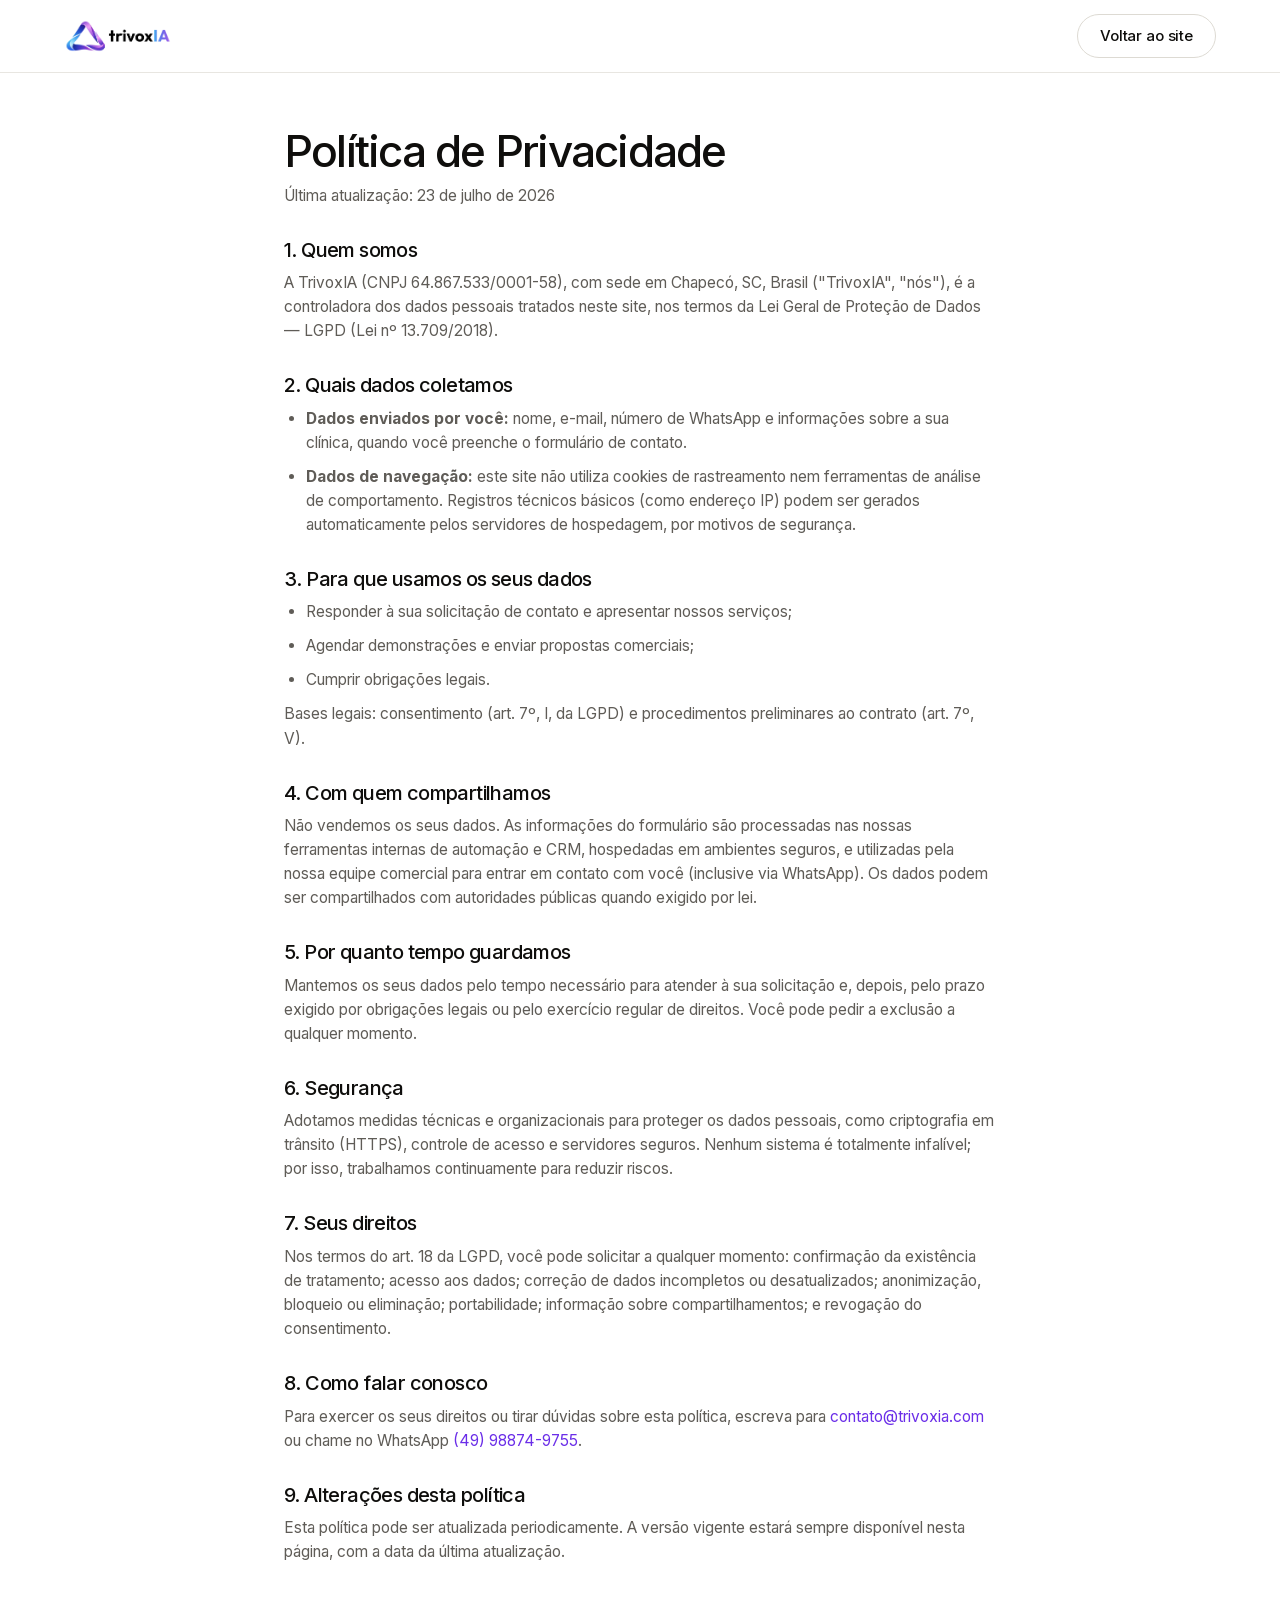
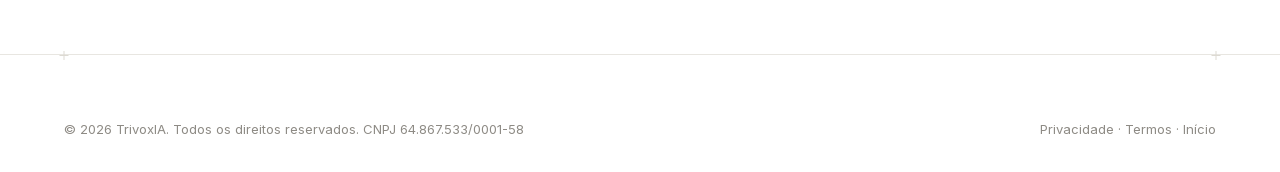
<file: privacidade.html>
<!DOCTYPE html>
<html lang="pt-BR">
<head>
  <meta charset="UTF-8">
  <meta name="viewport" content="width=device-width, initial-scale=1.0">
  <title>Política de Privacidade | TrivoxIA</title>
  <meta name="description" content="Como a TrivoxIA coleta, usa e protege os seus dados pessoais, nos termos da LGPD.">
  <link rel="canonical" href="https://arven-company.github.io/trivoxia/privacidade.html">
  <link rel="icon" type="image/svg+xml" href="favicon.svg">
  <link rel="icon" type="image/x-icon" href="favicon.ico">
  <meta name="theme-color" content="#6B2EE8">
  <link rel="stylesheet" href="css/style.css">
</head>
<body>

<header class="header scrolled">
  <div class="container header-inner">
    <a href="index.html" class="logo" aria-label="TrivoxIA, voltar ao início">
      <img src="assets/logo-trivoxia-nav.png" alt="TrivoxIA" width="506" height="160">
    </a>
    <div class="nav-cta" style="margin-left:auto">
      <a href="index.html" class="btn btn-outline">Voltar ao site</a>
    </div>
  </div>
</header>

<main class="legal">
  <div class="container legal-inner">
    <h1>Política de Privacidade</h1>
    <p class="legal-date">Última atualização: 23 de julho de 2026</p>

    <h2>1. Quem somos</h2>
    <p>A TrivoxIA (CNPJ 64.867.533/0001-58), com sede em Chapecó, SC, Brasil ("TrivoxIA", "nós"), é a controladora dos dados pessoais tratados neste site, nos termos da Lei Geral de Proteção de Dados — LGPD (Lei nº 13.709/2018).</p>

    <h2>2. Quais dados coletamos</h2>
    <ul>
      <li><strong>Dados enviados por você:</strong> nome, e-mail, número de WhatsApp e informações sobre a sua clínica, quando você preenche o formulário de contato.</li>
      <li><strong>Dados de navegação:</strong> este site não utiliza cookies de rastreamento nem ferramentas de análise de comportamento. Registros técnicos básicos (como endereço IP) podem ser gerados automaticamente pelos servidores de hospedagem, por motivos de segurança.</li>
    </ul>

    <h2>3. Para que usamos os seus dados</h2>
    <ul>
      <li>Responder à sua solicitação de contato e apresentar nossos serviços;</li>
      <li>Agendar demonstrações e enviar propostas comerciais;</li>
      <li>Cumprir obrigações legais.</li>
    </ul>
    <p>Bases legais: consentimento (art. 7º, I, da LGPD) e procedimentos preliminares ao contrato (art. 7º, V).</p>

    <h2>4. Com quem compartilhamos</h2>
    <p>Não vendemos os seus dados. As informações do formulário são processadas nas nossas ferramentas internas de automação e CRM, hospedadas em ambientes seguros, e utilizadas pela nossa equipe comercial para entrar em contato com você (inclusive via WhatsApp). Os dados podem ser compartilhados com autoridades públicas quando exigido por lei.</p>

    <h2>5. Por quanto tempo guardamos</h2>
    <p>Mantemos os seus dados pelo tempo necessário para atender à sua solicitação e, depois, pelo prazo exigido por obrigações legais ou pelo exercício regular de direitos. Você pode pedir a exclusão a qualquer momento.</p>

    <h2>6. Segurança</h2>
    <p>Adotamos medidas técnicas e organizacionais para proteger os dados pessoais, como criptografia em trânsito (HTTPS), controle de acesso e servidores seguros. Nenhum sistema é totalmente infalível; por isso, trabalhamos continuamente para reduzir riscos.</p>

    <h2>7. Seus direitos</h2>
    <p>Nos termos do art. 18 da LGPD, você pode solicitar a qualquer momento: confirmação da existência de tratamento; acesso aos dados; correção de dados incompletos ou desatualizados; anonimização, bloqueio ou eliminação; portabilidade; informação sobre compartilhamentos; e revogação do consentimento.</p>

    <h2>8. Como falar conosco</h2>
    <p>Para exercer os seus direitos ou tirar dúvidas sobre esta política, escreva para <a href="mailto:contato@trivoxia.com">contato@trivoxia.com</a> ou chame no WhatsApp <a href="https://wa.me/5549988749755" target="_blank" rel="noopener">(49) 98874-9755</a>.</p>

    <h2>9. Alterações desta política</h2>
    <p>Esta política pode ser atualizada periodicamente. A versão vigente estará sempre disponível nesta página, com a data da última atualização.</p>
  </div>
</main>

<footer class="footer rule">
  <div class="container">
    <div class="footer-bottom" style="border-top:none;padding-top:0">
      <span>© 2026 TrivoxIA. Todos os direitos reservados. CNPJ 64.867.533/0001-58</span>
      <span><a href="privacidade.html">Privacidade</a> · <a href="termos.html">Termos</a> · <a href="index.html">Início</a></span>
    </div>
  </div>
</footer>

</body>
</html>
</file>
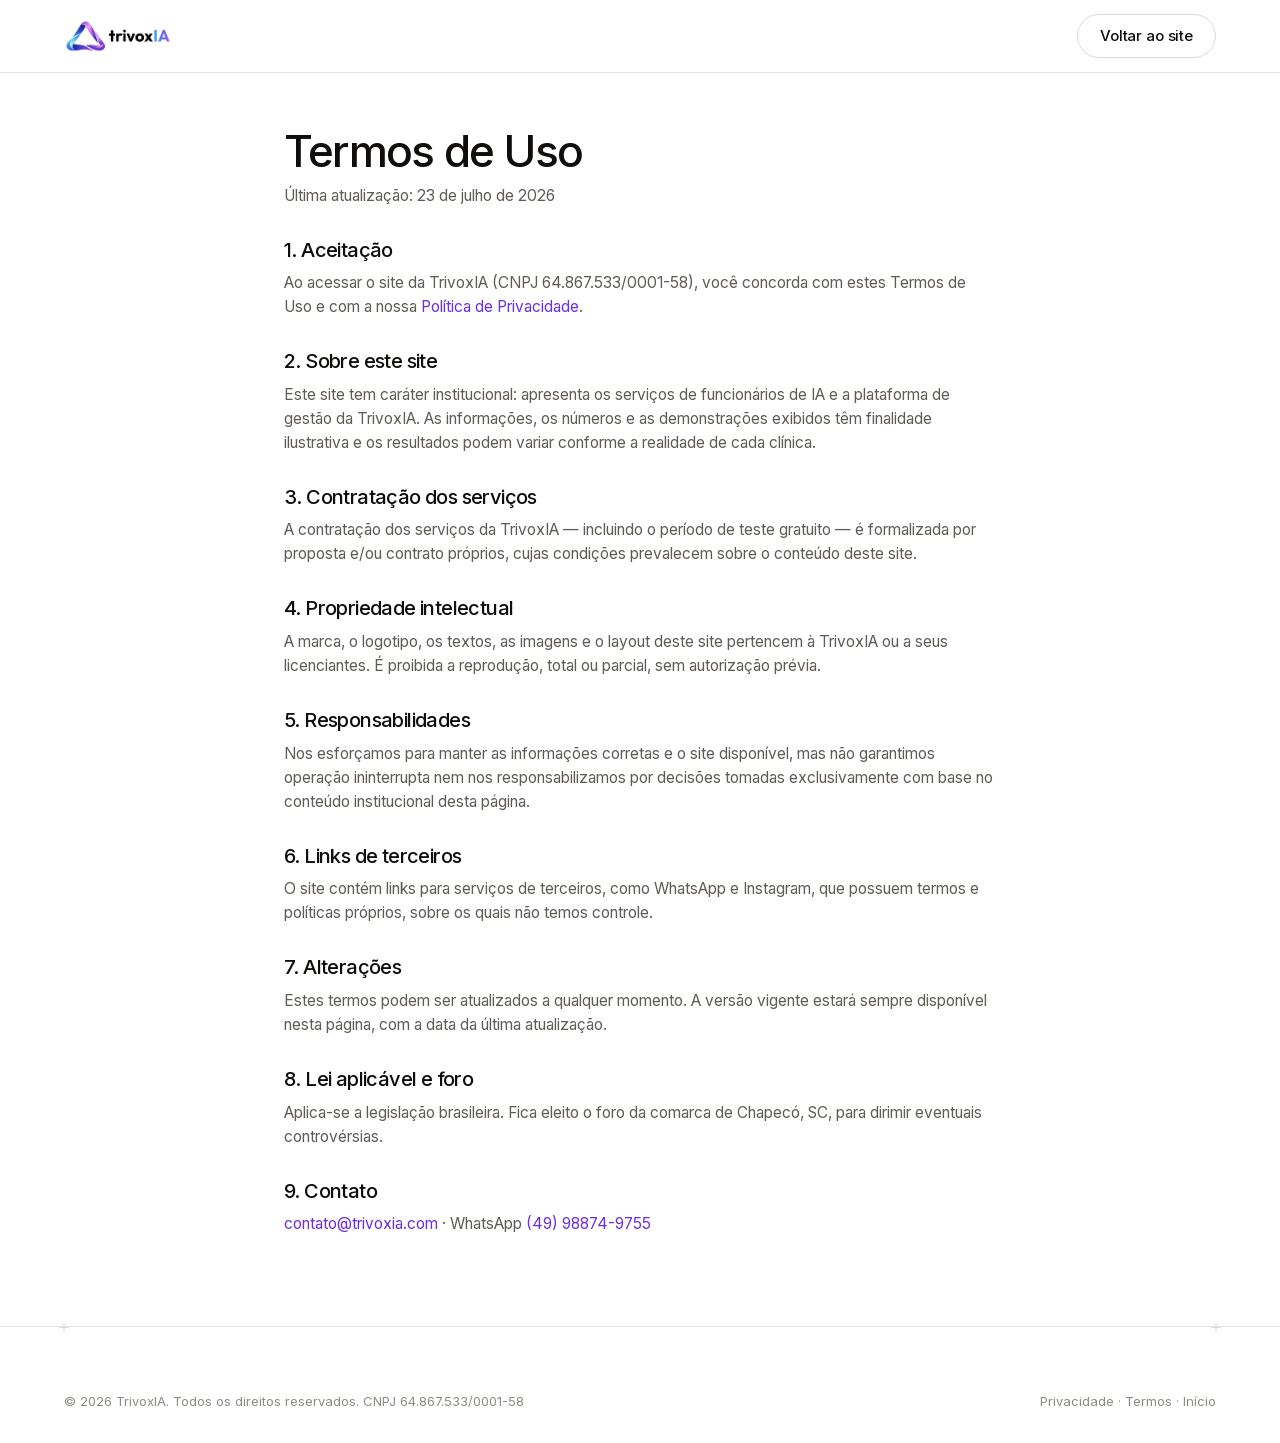
<file: termos.html>
<!DOCTYPE html>
<html lang="pt-BR">
<head>
  <meta charset="UTF-8">
  <meta name="viewport" content="width=device-width, initial-scale=1.0">
  <title>Termos de Uso | TrivoxIA</title>
  <meta name="description" content="Termos de uso do site institucional da TrivoxIA.">
  <link rel="canonical" href="https://arven-company.github.io/trivoxia/termos.html">
  <link rel="icon" type="image/svg+xml" href="favicon.svg">
  <link rel="icon" type="image/x-icon" href="favicon.ico">
  <meta name="theme-color" content="#6B2EE8">
  <link rel="stylesheet" href="css/style.css">
</head>
<body>

<header class="header scrolled">
  <div class="container header-inner">
    <a href="index.html" class="logo" aria-label="TrivoxIA, voltar ao início">
      <img src="assets/logo-trivoxia-nav.png" alt="TrivoxIA" width="506" height="160">
    </a>
    <div class="nav-cta" style="margin-left:auto">
      <a href="index.html" class="btn btn-outline">Voltar ao site</a>
    </div>
  </div>
</header>

<main class="legal">
  <div class="container legal-inner">
    <h1>Termos de Uso</h1>
    <p class="legal-date">Última atualização: 23 de julho de 2026</p>

    <h2>1. Aceitação</h2>
    <p>Ao acessar o site da TrivoxIA (CNPJ 64.867.533/0001-58), você concorda com estes Termos de Uso e com a nossa <a href="privacidade.html">Política de Privacidade</a>.</p>

    <h2>2. Sobre este site</h2>
    <p>Este site tem caráter institucional: apresenta os serviços de funcionários de IA e a plataforma de gestão da TrivoxIA. As informações, os números e as demonstrações exibidos têm finalidade ilustrativa e os resultados podem variar conforme a realidade de cada clínica.</p>

    <h2>3. Contratação dos serviços</h2>
    <p>A contratação dos serviços da TrivoxIA — incluindo o período de teste gratuito — é formalizada por proposta e/ou contrato próprios, cujas condições prevalecem sobre o conteúdo deste site.</p>

    <h2>4. Propriedade intelectual</h2>
    <p>A marca, o logotipo, os textos, as imagens e o layout deste site pertencem à TrivoxIA ou a seus licenciantes. É proibida a reprodução, total ou parcial, sem autorização prévia.</p>

    <h2>5. Responsabilidades</h2>
    <p>Nos esforçamos para manter as informações corretas e o site disponível, mas não garantimos operação ininterrupta nem nos responsabilizamos por decisões tomadas exclusivamente com base no conteúdo institucional desta página.</p>

    <h2>6. Links de terceiros</h2>
    <p>O site contém links para serviços de terceiros, como WhatsApp e Instagram, que possuem termos e políticas próprios, sobre os quais não temos controle.</p>

    <h2>7. Alterações</h2>
    <p>Estes termos podem ser atualizados a qualquer momento. A versão vigente estará sempre disponível nesta página, com a data da última atualização.</p>

    <h2>8. Lei aplicável e foro</h2>
    <p>Aplica-se a legislação brasileira. Fica eleito o foro da comarca de Chapecó, SC, para dirimir eventuais controvérsias.</p>

    <h2>9. Contato</h2>
    <p><a href="mailto:contato@trivoxia.com">contato@trivoxia.com</a> · WhatsApp <a href="https://wa.me/5549988749755" target="_blank" rel="noopener">(49) 98874-9755</a></p>
  </div>
</main>

<footer class="footer rule">
  <div class="container">
    <div class="footer-bottom" style="border-top:none;padding-top:0">
      <span>© 2026 TrivoxIA. Todos os direitos reservados. CNPJ 64.867.533/0001-58</span>
      <span><a href="privacidade.html">Privacidade</a> · <a href="termos.html">Termos</a> · <a href="index.html">Início</a></span>
    </div>
  </div>
</footer>

</body>
</html>
</file>
<file: css/style.css>
/* ============================================================
   TrivoxIA — design system inspirado em elevenlabs.io
   Base neutra clara + acentos roxo/azul da marca
   ============================================================ */

@font-face {
  font-family: 'Inter';
  font-style: normal;
  font-weight: 100 900;
  font-display: swap;
  src: url('../assets/fonts/inter-latin.woff2') format('woff2');
  unicode-range: U+0000-00FF, U+0131, U+0152-0153, U+02BB-02BC, U+02C6, U+02DA, U+02DC, U+0304, U+0308, U+0329, U+2000-206F, U+20AC, U+2122, U+2191, U+2193, U+2212, U+2215, U+FEFF, U+FFFD;
}
@font-face {
  font-family: 'Inter';
  font-style: normal;
  font-weight: 100 900;
  font-display: swap;
  src: url('../assets/fonts/inter-latin-ext.woff2') format('woff2');
  unicode-range: U+0100-02BA, U+02BD-02C5, U+02C7-02CC, U+02CE-02D7, U+02DD-02FF, U+0304, U+0308, U+0329, U+1D00-1DBF, U+1E00-1E9F, U+1EF2-1EFF, U+2020, U+20A0-20AB, U+20AD-20C0, U+2113, U+2C60-2C7F, U+A720-A7FF;
}

:root {
  --bg: #FFFFFF;
  --ink: #0F0E0C;
  --ink-2: #5F5C57;
  --ink-3: #8E8B85;
  --panel: #F4F3F0;
  --panel-2: #ECEAE5;
  --card: #FFFFFF;
  --line: #E8E6E1;
  --line-2: #DDDAD3;
  --brand: #6B2EE8;
  --brand-2: #B14AFF;
  --blue: #2F6BFF;
  --cyan: #4EC5F1;
  --green: #1FB26E;
  --wa: #25D366;
  --r-panel: 24px;
  --r-card: 16px;
  --container: 1200px;
  --header-h: 72px;
  --font: 'Inter', -apple-system, BlinkMacSystemFont, 'Segoe UI', sans-serif;
}

* { margin: 0; padding: 0; box-sizing: border-box; }
html { scroll-behavior: smooth; scroll-padding-top: calc(var(--header-h) + 16px); }
body {
  font-family: var(--font);
  font-size: 16px;
  line-height: 1.55;
  color: var(--ink);
  background: var(--bg);
  -webkit-font-smoothing: antialiased;
  text-rendering: optimizeLegibility;
}
img { max-width: 100%; display: block; }
a { color: inherit; text-decoration: none; }
button { font-family: inherit; border: none; background: none; cursor: pointer; color: inherit; }
.ic { flex: none; }

.container {
  max-width: var(--container);
  margin: 0 auto;
  padding: 0 24px;
}

/* ---- réguas horizontais com marcadores "+" (assinatura ElevenLabs) ---- */
.rule { position: relative; border-top: 1px solid var(--line); }
.rule::before, .rule::after {
  content: '';
  position: absolute;
  top: -4.5px;
  width: 9px; height: 9px;
  background:
    linear-gradient(var(--line-2), var(--line-2)) center/9px 1px no-repeat,
    linear-gradient(var(--line-2), var(--line-2)) center/1px 9px no-repeat;
  pointer-events: none;
}
.rule::before { left: max(24px, calc((100% - var(--container)) / 2 + 24px)); transform: translateX(-50%); }
.rule::after { right: max(24px, calc((100% - var(--container)) / 2 + 24px)); transform: translateX(50%); }

/* ---------------- tipografia ---------------- */
h1, h2, h3, h4 { font-weight: 500; letter-spacing: -0.03em; line-height: 1.08; }
h1 { font-size: clamp(42px, 6vw, 72px); letter-spacing: -0.04em; }
h2 { font-size: clamp(30px, 3.6vw, 46px); }
h3 { font-size: 24px; }

.eyebrow {
  display: inline-block;
  font-size: 15px;
  color: var(--ink-3);
  margin-bottom: 14px;
  font-weight: 450;
}

/* ---------------- botões ---------------- */
.btn {
  display: inline-flex;
  align-items: center;
  justify-content: center;
  gap: 8px;
  height: 44px;
  padding: 0 22px;
  border-radius: 999px;
  font-size: 15px;
  font-weight: 500;
  letter-spacing: -0.01em;
  white-space: nowrap;
  transition: background .18s ease, color .18s ease, border-color .18s ease, transform .18s ease;
}
.btn-lg { height: 50px; padding: 0 26px; font-size: 16px; }
.btn-sm { height: 38px; padding: 0 18px; font-size: 14px; }
.btn-primary { background: var(--ink); color: #fff; }
.btn-primary:hover { background: #2E2B27; }
.btn-outline { background: var(--bg); color: var(--ink); border: 1px solid var(--line-2); }
.btn-outline:hover { background: var(--panel); }
.btn-ghost { background: transparent; color: var(--ink); }
.btn-ghost:hover { background: var(--panel); }
.ic-wa { color: var(--wa); flex: none; }

/* ---------------- header ---------------- */
.header {
  position: fixed;
  top: 0; left: 0; right: 0;
  z-index: 100;
  background: rgba(255, 255, 255, 0.85);
  backdrop-filter: blur(12px);
  -webkit-backdrop-filter: blur(12px);
  border-bottom: 1px solid transparent;
  transition: border-color .2s ease;
}
.header.scrolled { border-bottom-color: var(--line); }
.header-inner {
  height: var(--header-h);
  display: flex;
  align-items: center;
  gap: 28px;
}
.logo img { height: 34px; width: auto; }
.nav-links {
  display: flex;
  gap: 4px;
  margin: 0 auto;
}
.nav-links a {
  font-size: 15px;
  font-weight: 450;
  color: var(--ink);
  padding: 8px 14px;
  border-radius: 999px;
  transition: background .15s ease;
}
.nav-links a:hover { background: var(--panel); }
.nav-cta { display: flex; gap: 10px; }
.nav-burger {
  display: none;
  flex-direction: column;
  gap: 5px;
  padding: 10px;
  margin-left: auto;
}
.nav-burger span { display: block; width: 20px; height: 2px; background: var(--ink); border-radius: 2px; transition: transform .2s ease, opacity .2s ease; }

/* ---------------- hero ---------------- */
.hero { padding: calc(var(--header-h) + 64px) 0 56px; }
.hero-grid {
  display: grid;
  grid-template-columns: 1.15fr 0.85fr;
  gap: 48px;
  align-items: end;
  margin-bottom: 48px;
}
.hero-aside p { font-size: 17px; color: var(--ink-2); max-width: 46ch; }
.hero-actions { display: flex; flex-wrap: wrap; gap: 12px; margin-top: 26px; }
.hero-micro {
  display: flex;
  flex-wrap: wrap;
  gap: 18px;
  margin-top: 22px;
  font-size: 13.5px;
  color: var(--ink-2);
}
.hero-micro span { display: inline-flex; align-items: center; gap: 6px; }
.hero-micro .ic { color: var(--green); }

/* ---------------- painel demo ---------------- */
.demo {
  background: var(--panel);
  border-radius: var(--r-panel);
  overflow: hidden;
}
.demo-tabs {
  display: grid;
  grid-template-columns: repeat(3, 1fr);
  padding: 8px;
  gap: 4px;
}
.demo-tab {
  display: flex;
  align-items: center;
  justify-content: center;
  gap: 9px;
  height: 46px;
  border-radius: 999px;
  font-size: 15px;
  font-weight: 500;
  color: var(--ink-2);
  transition: background .18s ease, color .18s ease, box-shadow .18s ease;
}
.demo-tab:hover { color: var(--ink); }
.demo-tab.active {
  background: #fff;
  color: var(--ink);
  box-shadow: 0 1px 3px rgba(15, 14, 12, 0.07);
}
.tab-dot { width: 9px; height: 9px; border-radius: 50%; }
.td-1 { background: radial-gradient(circle at 30% 30%, var(--brand-2), var(--brand)); }
.td-2 { background: radial-gradient(circle at 30% 30%, var(--cyan), var(--blue)); }
.td-3 { background: radial-gradient(circle at 30% 30%, #6EE7B7, var(--green)); }

.demo-stage { padding: 28px 28px 0; min-height: 480px; }
.demo-view { display: none; }
.demo-view.active { display: block; animation: viewIn .35s ease; }
@keyframes viewIn { from { opacity: 0; transform: translateY(8px); } to { opacity: 1; transform: none; } }

.demo-footer {
  display: flex;
  align-items: center;
  justify-content: space-between;
  gap: 16px;
  padding: 20px 28px 24px;
  flex-wrap: wrap;
}
.demo-chips { display: flex; flex-wrap: wrap; gap: 8px; }
.demo-note {
  width: 100%;
  order: 3;
  font-size: 12px;
  color: var(--ink-3);
  text-align: right;
}
.chip {
  display: inline-flex;
  align-items: center;
  height: 36px;
  padding: 0 16px;
  border-radius: 999px;
  background: #fff;
  border: 1px solid var(--line);
  font-size: 13.5px;
  font-weight: 450;
  color: var(--ink-2);
}

/* ---- vista chat ---- */
.chat-wrap {
  display: grid;
  grid-template-columns: minmax(0, 500px) 1fr;
  gap: 28px;
  align-items: start;
  justify-content: center;
}
.chat-card {
  background: #fff;
  border-radius: 18px;
  box-shadow: 0 2px 16px rgba(15, 14, 12, 0.06);
  overflow: hidden;
  display: flex;
  flex-direction: column;
}
.chat-head {
  display: flex;
  align-items: center;
  gap: 12px;
  padding: 14px 18px;
  border-bottom: 1px solid var(--line);
}
.chat-avatar {
  width: 38px; height: 38px;
  border-radius: 50%;
  display: grid;
  place-items: center;
  color: #fff;
  background: linear-gradient(135deg, var(--brand), var(--brand-2));
}
.chat-name { font-size: 14.5px; font-weight: 550; }
.chat-status { font-size: 12px; color: var(--ink-3); display: flex; align-items: center; gap: 5px; }
.dot-online { width: 7px; height: 7px; border-radius: 50%; background: var(--green); }
.chat-replay {
  margin-left: auto;
  width: 34px; height: 34px;
  border-radius: 50%;
  border: 1px solid var(--line);
  font-size: 16px;
  color: var(--ink-2);
  transition: background .15s ease;
}
.chat-replay:hover { background: var(--panel); }
.chat-body {
  padding: 18px;
  display: flex;
  flex-direction: column;
  gap: 10px;
  min-height: 300px;
  max-height: 340px;
  overflow-y: auto;
  scrollbar-width: thin;
}
.msg {
  max-width: 78%;
  padding: 10px 14px;
  border-radius: 16px;
  font-size: 14px;
  line-height: 1.45;
  animation: msgIn .3s ease;
}
@keyframes msgIn { from { opacity: 0; transform: translateY(6px); } to { opacity: 1; transform: none; } }
.msg-in { align-self: flex-start; background: var(--panel); border-bottom-left-radius: 6px; }
.msg-out {
  align-self: flex-end;
  background: linear-gradient(135deg, #F3EBFF, #EDE4FF);
  border: 1px solid #E4D5FF;
  border-bottom-right-radius: 6px;
}
.msg-out .msg-tag {
  display: block;
  font-size: 10.5px;
  font-weight: 600;
  letter-spacing: .04em;
  text-transform: uppercase;
  color: var(--brand);
  margin-bottom: 3px;
}
.msg-sys {
  align-self: center;
  display: inline-flex;
  align-items: center;
  gap: 7px;
  background: #E9F9F1;
  border: 1px solid #C9EEDC;
  color: #0F7A45;
  font-size: 12.5px;
  font-weight: 550;
  padding: 7px 14px;
  border-radius: 999px;
}
.typing {
  align-self: flex-end;
  display: inline-flex;
  gap: 4px;
  padding: 12px 16px;
  background: #F3EBFF;
  border: 1px solid #E4D5FF;
  border-radius: 16px;
  border-bottom-right-radius: 6px;
}
.typing i {
  width: 6px; height: 6px;
  border-radius: 50%;
  background: var(--brand);
  opacity: .4;
  animation: blink 1s infinite;
}
.typing i:nth-child(2) { animation-delay: .18s; }
.typing i:nth-child(3) { animation-delay: .36s; }
@keyframes blink { 0%, 100% { opacity: .3; transform: translateY(0); } 50% { opacity: 1; transform: translateY(-2px); } }
.chat-quick {
  display: flex;
  flex-wrap: wrap;
  gap: 8px;
  padding: 0 18px 18px;
  min-height: 30px;
}
.chat-quick button {
  border: 1px solid var(--line-2);
  border-radius: 999px;
  padding: 7px 14px;
  font-size: 13px;
  font-weight: 450;
  color: var(--ink-2);
  background: #fff;
  transition: border-color .15s ease, color .15s ease, background .15s ease;
  animation: msgIn .3s ease;
}
.chat-quick button:hover { border-color: var(--brand); color: var(--brand); background: #FAF6FF; }

.chat-side { padding-top: 8px; }
.chat-side-title {
  font-size: 13px;
  color: var(--ink-3);
  margin-bottom: 14px;
  font-weight: 500;
}
.side-event {
  display: flex;
  align-items: center;
  gap: 10px;
  background: #fff;
  border: 1px solid var(--line);
  border-radius: 12px;
  padding: 12px 14px;
  font-size: 13.5px;
  font-weight: 500;
  margin-bottom: 10px;
  opacity: 0;
  transform: translateY(6px);
  transition: opacity .4s ease, transform .4s ease;
}
.side-event.on { opacity: 1; transform: none; }
.se-ico {
  width: 28px; height: 28px;
  border-radius: 8px;
  display: grid;
  place-items: center;
  color: #fff;
  flex: none;
}
.se-purple { background: linear-gradient(135deg, var(--brand), var(--brand-2)); }
.se-blue { background: linear-gradient(135deg, var(--blue), var(--cyan)); }
.se-green { background: linear-gradient(135deg, var(--green), #0F7A45); }

/* ---- vista plataforma ---- */
.platform {
  background: #fff;
  border-radius: 16px 16px 0 0;
  box-shadow: 0 2px 16px rgba(15, 14, 12, 0.06);
  overflow: hidden;
}
.platform-top {
  display: flex;
  align-items: center;
  gap: 14px;
  padding: 11px 16px;
  border-bottom: 1px solid var(--line);
}
.platform-dots { display: flex; gap: 6px; }
.platform-dots span { width: 10px; height: 10px; border-radius: 50%; background: var(--line-2); }
.platform-url {
  display: inline-flex;
  align-items: center;
  gap: 6px;
  background: var(--panel);
  border-radius: 999px;
  font-size: 12px;
  color: var(--ink-2);
  padding: 5px 14px;
  margin: 0 auto;
}
.platform-body { display: grid; grid-template-columns: 200px 1fr; min-height: 400px; }
.platform-side {
  border-right: 1px solid var(--line);
  padding: 16px 10px;
  display: flex;
  flex-direction: column;
  gap: 2px;
}
.side-section {
  font-size: 10.5px;
  letter-spacing: .07em;
  text-transform: uppercase;
  color: var(--ink-3);
  font-weight: 600;
  padding: 10px 10px 6px;
}
.side-item {
  display: flex;
  align-items: center;
  gap: 9px;
  font-size: 13.5px;
  font-weight: 450;
  color: var(--ink-2);
  padding: 8px 10px;
  border-radius: 8px;
  cursor: default;
}
.side-item.active { background: #F3EBFF; color: var(--brand); font-weight: 550; }
.side-badge {
  margin-left: auto;
  background: var(--brand);
  color: #fff;
  border-radius: 999px;
  font-size: 10.5px;
  font-weight: 600;
  padding: 1px 7px;
}
.platform-main { padding: 20px 22px; }
.pm-head { display: flex; align-items: center; justify-content: space-between; margin-bottom: 16px; }
.pm-h { font-size: 17px; font-weight: 500; letter-spacing: -0.03em; }
.pm-actions { display: flex; gap: 8px; }
.pm-tag {
  font-size: 11.5px;
  font-weight: 550;
  padding: 4px 12px;
  border-radius: 999px;
  background: var(--panel);
  color: var(--ink-2);
}
.pm-tag.live { background: #E9F9F1; color: #0F7A45; }
.pm-kpis {
  display: grid;
  grid-template-columns: repeat(4, 1fr);
  gap: 10px;
  margin-bottom: 14px;
}
.pm-kpi { border: 1px solid var(--line); border-radius: 12px; padding: 12px 14px; }
.pm-kpi-label { font-size: 11.5px; color: var(--ink-3); }
.pm-kpi-val { font-size: 22px; font-weight: 600; letter-spacing: -0.02em; margin: 2px 0; }
.pm-kpi-trend { font-size: 11.5px; color: var(--green); font-weight: 550; }
.pm-row { display: grid; grid-template-columns: 1.2fr 1fr; gap: 10px; }
.pm-card { border: 1px solid var(--line); border-radius: 12px; padding: 14px; }
.pm-card-h { font-size: 12.5px; font-weight: 550; color: var(--ink-2); margin-bottom: 10px; }
.pm-convos { display: flex; flex-direction: column; gap: 4px; }
.pm-convo {
  display: flex;
  align-items: center;
  gap: 10px;
  padding: 7px 8px;
  border-radius: 10px;
}
.pm-convo:hover { background: var(--panel); }
.pm-convo-av {
  width: 30px; height: 30px;
  border-radius: 50%;
  display: grid;
  place-items: center;
  font-size: 12.5px;
  font-weight: 600;
  color: #fff;
  flex: none;
}
.av-1 { background: linear-gradient(135deg, var(--brand), var(--brand-2)); }
.av-2 { background: linear-gradient(135deg, var(--blue), var(--cyan)); }
.av-3 { background: linear-gradient(135deg, #F472B6, var(--brand-2)); }
.pm-convo-body { min-width: 0; }
.pm-convo-name { font-size: 12.5px; font-weight: 550; }
.pm-convo-name span { color: var(--ink-3); font-weight: 400; font-size: 11px; margin-left: 6px; }
.pm-convo-msg {
  font-size: 12px;
  color: var(--ink-2);
  white-space: nowrap;
  overflow: hidden;
  text-overflow: ellipsis;
}
.pm-convo-badge {
  margin-left: auto;
  background: var(--green);
  color: #fff;
  font-size: 10.5px;
  font-weight: 600;
  border-radius: 999px;
  padding: 1px 7px;
  flex: none;
}

/* ---- vista agenda/crm ---- */
.crm-grid { display: grid; grid-template-columns: 1fr 1.1fr; gap: 16px; }
.crm-card {
  background: #fff;
  border-radius: 16px;
  box-shadow: 0 2px 16px rgba(15, 14, 12, 0.06);
  padding: 18px;
}
.crm-card-head {
  display: flex;
  align-items: center;
  gap: 8px;
  font-size: 14px;
  font-weight: 550;
  margin-bottom: 14px;
}
.agenda-list { display: flex; flex-direction: column; gap: 8px; }
.agenda-item {
  display: flex;
  align-items: center;
  gap: 12px;
  border: 1px solid var(--line);
  border-radius: 12px;
  padding: 10px 14px;
}
.ag-time { font-size: 13px; font-weight: 600; color: var(--brand); flex: none; }
.ag-body { min-width: 0; flex: 1; }
.ag-name { font-size: 13.5px; font-weight: 550; }
.ag-proc { font-size: 12px; color: var(--ink-2); }
.ag-badge {
  font-size: 11px;
  font-weight: 550;
  padding: 4px 10px;
  border-radius: 999px;
  white-space: nowrap;
}
.ag-badge.ok { background: #E9F9F1; color: #0F7A45; }
.ag-badge.wait { background: #FFF4E5; color: #9A6A00; }
.ag-badge.ia { background: #F3EBFF; color: var(--brand); }
.pipe-cols { display: grid; grid-template-columns: repeat(3, 1fr); gap: 10px; }
.pipe-h {
  font-size: 10.5px;
  letter-spacing: .07em;
  text-transform: uppercase;
  color: var(--ink-3);
  font-weight: 600;
  margin-bottom: 8px;
}
.pipe-lead {
  border: 1px solid var(--line);
  border-radius: 10px;
  padding: 9px 11px;
  font-size: 12.5px;
  font-weight: 550;
  margin-bottom: 8px;
}
.pipe-lead span { display: block; font-size: 11px; color: var(--ink-2); font-weight: 400; margin-top: 2px; }
.pipe-lead.hl { border-color: #E4D5FF; background: #FAF6FF; }
.fin-strip {
  display: grid;
  grid-template-columns: repeat(3, 1fr);
  gap: 10px;
  margin-top: 14px;
  padding-top: 14px;
  border-top: 1px solid var(--line);
}
.fin-label { font-size: 11px; color: var(--ink-3); }
.fin-val { font-size: 17px; font-weight: 600; letter-spacing: -0.02em; }
.fin-trend { font-size: 11px; color: var(--green); font-weight: 550; }

/* ---------------- clientes ---------------- */
.clients { padding: 40px 0 0; }
.clients-head {
  display: flex;
  align-items: center;
  justify-content: space-between;
  gap: 16px;
  margin-bottom: 28px;
}
.clients-head p { font-size: 15px; color: var(--ink-2); }
.clients-grid {
  display: grid;
  grid-template-columns: repeat(3, 1fr);
  border-top: 1px solid var(--line);
  border-left: 1px solid var(--line);
}
.client-cell {
  border-right: 1px solid var(--line);
  border-bottom: 1px solid var(--line);
  padding: 34px 20px;
  text-align: center;
  font-size: 16.5px;
  font-weight: 550;
  letter-spacing: -0.01em;
  color: var(--ink-3);
  transition: color .2s ease;
}
.client-cell:hover { color: var(--ink); }

/* ---------------- seções ---------------- */
.intro { margin-top: 72px; padding: 88px 0; }
.intro-title { margin-bottom: 40px; }
.intro-cols {
  display: grid;
  grid-template-columns: repeat(2, minmax(0, 420px));
  gap: 40px;
}
.intro-cols h3 { font-size: 17px; font-weight: 600; letter-spacing: -0.01em; margin-bottom: 8px; }
.intro-cols p { color: var(--ink-2); font-size: 15.5px; }

/* ---- marcador (highlighter) ---- */
.mk-host { position: relative; }
.mk-svg {
  position: absolute;
  inset: 0;
  width: 100%;
  height: 100%;
  overflow: visible;
  pointer-events: none;
  z-index: 1;
  mix-blend-mode: multiply;
}

/* ---- diagrama de integração (animated beams) ---- */
.integ {
  position: relative;
  display: grid;
  grid-template-columns: 1fr auto 1fr;
  align-items: center;
  gap: 24px;
  background: var(--panel);
  border-radius: var(--r-panel);
  padding: 48px 64px;
  margin-top: 56px;
  min-height: 320px;
}
.integ-svg {
  position: absolute;
  inset: 0;
  width: 100%;
  height: 100%;
  pointer-events: none;
}
.integ-col {
  position: relative;
  display: flex;
  flex-direction: column;
  gap: 44px;
  z-index: 1;
}
.integ-in { align-items: flex-start; }
.integ-mid { align-items: center; }
.integ-out { align-items: flex-end; gap: 30px; }
.integ-node {
  display: flex;
  flex-direction: column;
  align-items: center;
  gap: 8px;
  width: 92px;
}
.integ-dot {
  width: 54px;
  height: 54px;
  border-radius: 50%;
  background: #fff;
  border: 1px solid var(--line);
  box-shadow: 0 2px 10px rgba(15, 14, 12, 0.07);
  display: grid;
  place-items: center;
  color: var(--ink-2);
}
.dot-wa { color: #1FA855; }
.dot-ig { color: #B14AFF; }
.dot-core {
  width: 74px;
  height: 74px;
  box-shadow: 0 4px 22px rgba(107, 46, 232, 0.22);
  border-color: #E4D5FF;
}
.integ-label {
  font-size: 12.5px;
  color: var(--ink-2);
  text-align: center;
  line-height: 1.3;
}
.integ-label strong { color: var(--ink); font-weight: 550; }

.product { padding: 88px 0; }
.section-head {
  display: grid;
  grid-template-columns: 1.2fr 0.8fr;
  gap: 48px;
  align-items: end;
  margin-bottom: 44px;
}
.section-head h2 { max-width: 22ch; }
.section-aside p { color: var(--ink-2); font-size: 16px; margin-bottom: 20px; }

/* bento */
.bento {
  display: grid;
  grid-template-columns: 1.25fr 0.75fr;
  gap: 16px;
  margin-bottom: 16px;
}
.bento-big {
  position: relative;
  border-radius: var(--r-panel);
  min-height: 440px;
  padding: 32px;
  display: flex;
  flex-direction: column;
  justify-content: flex-end;
  overflow: hidden;
  background:
    radial-gradient(120% 100% at 15% 0%, rgba(177, 74, 255, 0.55), transparent 55%),
    radial-gradient(110% 110% at 90% 15%, rgba(78, 197, 241, 0.5), transparent 55%),
    radial-gradient(120% 120% at 70% 100%, rgba(47, 107, 255, 0.65), transparent 60%),
    linear-gradient(160deg, #3D1687, #6B2EE8 55%, #2F3DBF);
}
.fbubbles {
  position: absolute;
  inset: 32px 32px 118px;
  display: flex;
  flex-direction: column;
  justify-content: center;
  gap: 10px;
}
.fb {
  max-width: 340px;
  padding: 10px 16px;
  border-radius: 999px;
  font-size: 14px;
  font-weight: 500;
  box-shadow: 0 4px 18px rgba(20, 9, 40, 0.18);
}
.fb-in { align-self: flex-start; background: #fff; color: var(--ink); border-bottom-left-radius: 6px; }
.fb-out {
  align-self: flex-end;
  background: rgba(255, 255, 255, 0.16);
  border: 1px solid rgba(255, 255, 255, 0.35);
  color: #fff;
  backdrop-filter: blur(6px);
  border-bottom-right-radius: 6px;
}
.fb-tag {
  align-self: flex-end;
  display: inline-flex;
  align-items: center;
  gap: 7px;
  background: #fff;
  color: #0F7A45;
  font-size: 13px;
  font-weight: 600;
}
.bento-caption { position: relative; color: #fff; }
.bento-caption h3 { font-size: 16px; margin-bottom: 5px; }
.bento-caption p { font-size: 14px; opacity: .85; max-width: 52ch; }
.bento-side {
  background: var(--panel);
  border-radius: var(--r-panel);
  padding: 28px;
  display: flex;
  flex-direction: column;
  justify-content: space-between;
  gap: 24px;
}
.bento-side .bento-caption { color: var(--ink); }
.bento-side .bento-caption p { color: var(--ink-2); opacity: 1; }
.mini-chart-card {
  background: #fff;
  border-radius: var(--r-card);
  padding: 20px;
  box-shadow: 0 2px 12px rgba(15, 14, 12, 0.05);
}
.mcc-label { font-size: 12.5px; color: var(--ink-2); }
.mcc-val { font-size: 30px; font-weight: 600; letter-spacing: -0.03em; margin: 2px 0 12px; }
.mcc-chart { position: relative; }
.mcc-chart svg { display: block; }
.mcc-dot {
  position: absolute;
  right: 0;
  top: 17.8%;
  width: 9px;
  height: 9px;
  border-radius: 50%;
  background: #fff;
  border: 2px solid var(--brand);
  transform: translate(2px, -50%);
}

.cards-4 {
  display: grid;
  grid-template-columns: repeat(4, 1fr);
  gap: 16px;
}
.mini-card {
  background: var(--panel);
  border-radius: var(--r-card);
  padding: 24px;
  min-height: 210px;
  display: flex;
  flex-direction: column;
  transition: transform .25s ease, box-shadow .25s ease;
}
.mini-card:hover { transform: translateY(-3px); box-shadow: 0 10px 28px rgba(15, 14, 12, 0.07); }
.mc-ico {
  width: 42px; height: 42px;
  background: #fff;
  border-radius: 11px;
  display: grid;
  place-items: center;
  color: var(--brand);
  margin-bottom: auto;
  box-shadow: 0 1px 4px rgba(15, 14, 12, 0.06);
}
.mini-card h3 { font-size: 15.5px; font-weight: 550; margin: 20px 0 6px; }
.mini-card p { font-size: 14px; color: var(--ink-2); }

.process {
  display: grid;
  grid-template-columns: repeat(3, 1fr);
  gap: 40px;
  margin-top: 56px;
  padding-top: 40px;
  border-top: 1px solid var(--line);
}
.proc-num {
  font-size: 13px;
  font-weight: 600;
  color: var(--brand);
  letter-spacing: .06em;
  margin-bottom: 14px;
}
.proc-step h3 { font-size: 17px; font-weight: 550; margin-bottom: 8px; }
.proc-step p { font-size: 14.5px; color: var(--ink-2); max-width: 34ch; }

.story-strip {
  display: flex;
  align-items: center;
  gap: 16px;
  margin-top: 40px;
  padding-top: 28px;
  border-top: 1px solid var(--line);
}
.story-sq { width: 34px; height: 34px; border-radius: 9px; flex: none; }
.sq-purple { background: linear-gradient(135deg, var(--brand), var(--brand-2)); }
.story-strip p { font-size: 15px; color: var(--ink-2); flex: 1; }
.story-strip strong { color: var(--ink); font-weight: 550; }

/* ---------------- resultados ---------------- */
.results { padding: 88px 0; }
.stats-row {
  display: grid;
  grid-template-columns: repeat(4, 1fr);
  border-top: 1px solid var(--line);
  border-left: 1px solid var(--line);
  margin-bottom: 44px;
}
.stat {
  border-right: 1px solid var(--line);
  border-bottom: 1px solid var(--line);
  padding: 30px 24px;
}
.stat-val { font-size: clamp(34px, 4vw, 48px); font-weight: 500; letter-spacing: -0.04em; line-height: 1; }
.stat-label { font-size: 14px; color: var(--ink-2); margin-top: 10px; }

.testi-grid { display: grid; grid-template-columns: 1.1fr 0.9fr; gap: 16px; }
.testi-card {
  background: var(--panel);
  border-radius: var(--r-panel);
  padding: 36px;
  display: flex;
  flex-direction: column;
}
.testi-stars { color: var(--brand); letter-spacing: 3px; font-size: 15px; margin-bottom: 18px; }
.testi-body { font-size: 19px; line-height: 1.5; letter-spacing: -0.01em; font-weight: 450; flex: 1; }
.testi-cite { display: flex; align-items: center; gap: 13px; margin-top: 26px; }
.testi-av {
  width: 46px; height: 46px;
  border-radius: 50%;
  display: grid;
  place-items: center;
  font-weight: 600;
  color: #fff;
  background: linear-gradient(135deg, var(--brand), var(--brand-2));
}
.testi-name { font-weight: 550; font-size: 15px; }
.testi-role { font-size: 13.5px; color: var(--ink-2); }
.testi-cta {
  background:
    radial-gradient(120% 100% at 85% 0%, rgba(177, 74, 255, 0.5), transparent 55%),
    radial-gradient(120% 120% at 20% 100%, rgba(47, 107, 255, 0.55), transparent 60%),
    linear-gradient(150deg, #34117A, #6B2EE8);
  color: #fff;
  justify-content: center;
  gap: 14px;
}
.testi-cta h3 { font-size: clamp(24px, 2.4vw, 30px); }
.testi-cta p { opacity: .85; font-size: 15px; max-width: 40ch; }
.testi-cta .btn { align-self: flex-start; background: #fff; color: var(--ink); margin-top: 10px; }
.testi-cta .btn:hover { background: #F0EDE8; }

/* ---------------- sobre ---------------- */
.about { padding: 88px 0; }
.about-grid {
  display: grid;
  grid-template-columns: 1.1fr 1fr 1fr 1fr;
  gap: 16px;
}
.about-card {
  background: var(--panel);
  border-radius: var(--r-card);
  padding: 26px;
  min-height: 230px;
  display: flex;
  flex-direction: column;
  justify-content: flex-end;
}
.about-card h3 { font-size: 16px; font-weight: 550; margin-bottom: 6px; }
.about-card p { font-size: 14px; color: var(--ink-2); }
.about-brand {
  background:
    radial-gradient(130% 110% at 80% 10%, rgba(177, 74, 255, 0.5), transparent 55%),
    radial-gradient(120% 120% at 15% 95%, rgba(78, 197, 241, 0.45), transparent 60%),
    linear-gradient(150deg, #34117A, #6B2EE8 60%, #2F3DBF);
  justify-content: space-between;
}
.about-brand img { height: 40px; width: auto; align-self: flex-start; object-fit: contain; }
.about-brand p { color: rgba(255, 255, 255, 0.85); font-size: 13.5px; }

/* ---------------- faq ---------------- */
.faq { padding: 88px 0; }
.faq .section-head { margin-bottom: 36px; }
.faq-wrap { max-width: 860px; }
.faq-item { border-bottom: 1px solid var(--line); }
.faq-item:first-child { border-top: 1px solid var(--line); }
.faq-q {
  width: 100%;
  display: flex;
  align-items: center;
  gap: 14px;
  padding: 22px 4px;
  text-align: left;
  font-size: 17px;
  font-weight: 500;
  letter-spacing: -0.01em;
}
.faq-ic { color: var(--brand); flex: none; }
.faq-q span { flex: 1; }
.faq-chev { color: var(--ink-3); transition: transform .25s ease; flex: none; }
.faq-item.open .faq-chev { transform: rotate(180deg); }
.faq-a {
  display: grid;
  grid-template-rows: 0fr;
  transition: grid-template-rows .3s ease;
}
.faq-item.open .faq-a { grid-template-rows: 1fr; }
.faq-a-inner {
  overflow: hidden;
  color: var(--ink-2);
  font-size: 15.5px;
  padding: 0 34px 0 34px;
}
.faq-item.open .faq-a-inner { padding-bottom: 22px; }

/* ---------------- contato ---------------- */
.contact { padding: 88px 0; }
.contact-box {
  background: var(--panel);
  border-radius: var(--r-panel);
  padding: 48px;
  display: grid;
  grid-template-columns: minmax(0, 1fr) minmax(0, 1fr);
  gap: 48px;
  align-items: center;
}
.contact-box > * { min-width: 0; }
.contact-left h2 { max-width: 16ch; margin-bottom: 16px; }
.contact-left > p { color: var(--ink-2); font-size: 16px; max-width: 42ch; }
.contact-bullets { margin-top: 26px; display: flex; flex-direction: column; gap: 12px; }
.contact-bullets div { display: flex; align-items: center; gap: 10px; font-size: 15px; font-weight: 450; }
.contact-bullets .ic { color: var(--green); }
.contact-form {
  background: #fff;
  border-radius: 20px;
  padding: 30px;
  box-shadow: 0 2px 20px rgba(15, 14, 12, 0.06);
  position: relative;
}
.form-row { margin-bottom: 16px; }
.form-row label {
  display: block;
  font-size: 13px;
  font-weight: 550;
  margin-bottom: 6px;
}
.form-row input, .form-row textarea {
  width: 100%;
  min-width: 0;
  border: 1px solid var(--line-2);
  border-radius: 12px;
  padding: 12px 14px;
  font-family: inherit;
  font-size: 14.5px;
  color: var(--ink);
  background: #fff;
  transition: border-color .15s ease, box-shadow .15s ease;
  resize: vertical;
}
.form-row input:focus, .form-row textarea:focus {
  outline: none;
  border-color: var(--brand);
  box-shadow: 0 0 0 3px rgba(107, 46, 232, 0.12);
}
.form-row input::placeholder, .form-row textarea::placeholder { color: var(--ink-3); }
.form-submit { width: 100%; }
.form-success {
  position: absolute;
  inset: 0;
  background: #fff;
  border-radius: 20px;
  display: flex;
  flex-direction: column;
  align-items: center;
  justify-content: center;
  gap: 8px;
  text-align: center;
  padding: 30px;
}
.form-success[hidden] { display: none; }
.fs-check {
  width: 62px; height: 62px;
  border-radius: 50%;
  background: #E9F9F1;
  color: var(--green);
  display: grid;
  place-items: center;
  margin-bottom: 8px;
}
.form-success p { color: var(--ink-2); font-size: 14.5px; }

/* ---------------- pré-footer ---------------- */
.prefooter { padding: 44px 0; }
.prefooter-inner {
  display: flex;
  align-items: center;
  justify-content: space-between;
  gap: 20px;
  flex-wrap: wrap;
}
.prefooter h3 { font-size: clamp(24px, 2.8vw, 34px); letter-spacing: -0.03em; }
.prefooter-ctas { display: flex; gap: 12px; flex-wrap: wrap; }

/* ---------------- footer ---------------- */
.footer { padding: 64px 0 32px; }
.footer-grid {
  display: grid;
  grid-template-columns: 1.4fr 1fr 1fr 1.1fr;
  gap: 40px;
  margin-bottom: 48px;
}
.footer-brand img { height: 32px; width: auto; margin-bottom: 16px; }
.footer-brand p { font-size: 14px; color: var(--ink-2); max-width: 34ch; }
.footer-social { display: flex; gap: 10px; margin-top: 18px; }
.footer-social a {
  width: 38px; height: 38px;
  border: 1px solid var(--line-2);
  border-radius: 50%;
  display: grid;
  place-items: center;
  color: var(--ink-2);
  transition: background .15s ease, color .15s ease;
}
.footer-social a:hover { background: var(--panel); color: var(--ink); }
.footer-col { display: flex; flex-direction: column; gap: 11px; }
.footer-col h4 {
  font-size: 13px;
  font-weight: 600;
  color: var(--ink-3);
  margin-bottom: 6px;
}
.footer-col a { font-size: 14.5px; color: var(--ink-2); transition: color .15s ease; }
.footer-col a:hover { color: var(--ink); }
.footer-col span {
  font-size: 14px;
  color: var(--ink-2);
  display: inline-flex;
  align-items: center;
  gap: 8px;
}
.footer-bottom {
  border-top: 1px solid var(--line);
  padding-top: 24px;
  display: flex;
  align-items: center;
  justify-content: space-between;
  gap: 12px;
  font-size: 13px;
  color: var(--ink-3);
}
.footer-bottom a:hover { color: var(--ink); }

/* ---------------- páginas legais ---------------- */
.legal { padding: calc(var(--header-h) + 56px) 0 80px; }
.legal-inner { max-width: 760px; }
.legal h1 { font-size: clamp(32px, 4vw, 44px); margin-bottom: 8px; }
.legal-date { color: var(--ink-3); font-size: 14px; margin-bottom: 36px; }
.legal h2 { font-size: 20px; margin: 32px 0 10px; }
.legal p, .legal li { font-size: 15.5px; color: var(--ink-2); margin-bottom: 10px; }
.legal ul { padding-left: 22px; }
.legal a { color: var(--brand); }
.legal a:hover { text-decoration: underline; }

.form-consent {
  margin-top: 12px;
  font-size: 12.5px;
  color: var(--ink-3);
  text-align: center;
}
.form-consent a { color: var(--brand); }
.form-consent a:hover { text-decoration: underline; }

/* ---------------- fab whatsapp ---------------- */
.fab-wa {
  position: fixed;
  right: 22px;
  bottom: 22px;
  z-index: 90;
  width: 56px; height: 56px;
  border-radius: 50%;
  background: var(--wa);
  color: #fff;
  display: grid;
  place-items: center;
  box-shadow: 0 8px 24px rgba(18, 140, 126, 0.35);
  transition: transform .2s ease;
}
.fab-wa:hover { transform: scale(1.08); }

/* ---------------- reveal ---------------- */
.reveal { opacity: 0; transform: translateY(22px); transition: opacity .6s ease, transform .6s ease; }
.reveal.on { opacity: 1; transform: none; }

@media (prefers-reduced-motion: reduce) {
  html { scroll-behavior: auto; }
  .reveal { opacity: 1; transform: none; transition: none; }
  * { animation-duration: .01ms !important; animation-iteration-count: 1 !important; }
}

/* ---------------- responsivo ---------------- */
@media (max-width: 1024px) {
  .hero-grid, .section-head { grid-template-columns: 1fr; gap: 24px; align-items: start; }
  .bento { grid-template-columns: 1fr; }
  .cards-4 { grid-template-columns: repeat(2, 1fr); }
  .about-grid { grid-template-columns: repeat(2, 1fr); }
  .chat-wrap { grid-template-columns: 1fr; }
  .chat-side { display: flex; gap: 10px; flex-wrap: wrap; }
  .chat-side-title { width: 100%; margin-bottom: 4px; }
  .side-event { margin-bottom: 0; }
  .platform-body { grid-template-columns: 1fr; }
  .platform-side { display: none; }
  .crm-grid { grid-template-columns: 1fr; }
  .testi-grid { grid-template-columns: 1fr; }
  .footer-grid { grid-template-columns: 1fr 1fr; }
}

@media (max-width: 720px) {
  .nav-links, .nav-cta { display: none; }
  .nav-burger { display: flex; }
  .header.menu-open { background: #fff; }
  .header.menu-open .nav-links {
    display: flex;
    flex-direction: column;
    position: absolute;
    top: var(--header-h);
    left: 0; right: 0;
    background: #fff;
    border-bottom: 1px solid var(--line);
    padding: 12px 24px 20px;
    gap: 2px;
    margin: 0;
  }
  .header.menu-open .nav-links a { padding: 12px 10px; font-size: 16px; }
  .header.menu-open .nav-cta {
    display: flex;
    position: absolute;
    top: calc(var(--header-h) + 268px);
    left: 0; right: 0;
    background: #fff;
    padding: 0 24px 20px;
    border-bottom: 1px solid var(--line);
  }
  .header.menu-open .nav-cta .btn { flex: 1; }
  .header.menu-open .nav-burger span:first-child { transform: translateY(3.5px) rotate(45deg); }
  .header.menu-open .nav-burger span:last-child { transform: translateY(-3.5px) rotate(-45deg); }
  .hero { padding-top: calc(var(--header-h) + 40px); }
  .hero h1 br, .intro-title br { display: none; }
  .demo-stage { padding: 16px 16px 0; }
  .demo-footer { padding: 16px; }
  .demo-tabs { grid-template-columns: 1fr; }
  .demo-tab { height: 42px; }
  .pm-kpis { grid-template-columns: repeat(2, 1fr); }
  .pm-row { grid-template-columns: 1fr; }
  .cards-4 { grid-template-columns: 1fr; }
  .mini-card { min-height: 0; }
  .process { grid-template-columns: 1fr; gap: 26px; }
  .integ { grid-template-columns: 1fr; padding: 28px 20px; gap: 36px; }
  .integ-col { flex-direction: row; justify-content: center; gap: 20px; }
  .integ-in, .integ-out { align-items: center; }
  .integ-node { width: 84px; }
  .about-grid { grid-template-columns: 1fr; }
  .about-card { min-height: 0; padding: 22px; }
  .about-brand { min-height: 180px; }
  .stats-row { grid-template-columns: repeat(2, 1fr); }
  .clients-grid { grid-template-columns: 1fr; }
  .client-cell { padding: 22px 16px; }
  .contact-box { padding: 24px; grid-template-columns: minmax(0, 1fr); gap: 28px; }
  .story-strip { flex-wrap: wrap; }
  .footer-grid { grid-template-columns: 1fr; gap: 28px; }
  .footer-bottom { flex-direction: column; }
  .fbubbles { inset: 20px 20px 120px; }
  .bento-big { padding: 22px; min-height: 400px; }
  .pipe-cols { grid-template-columns: 1fr; }
  .fin-strip { grid-template-columns: 1fr 1fr; }
}
</file>
